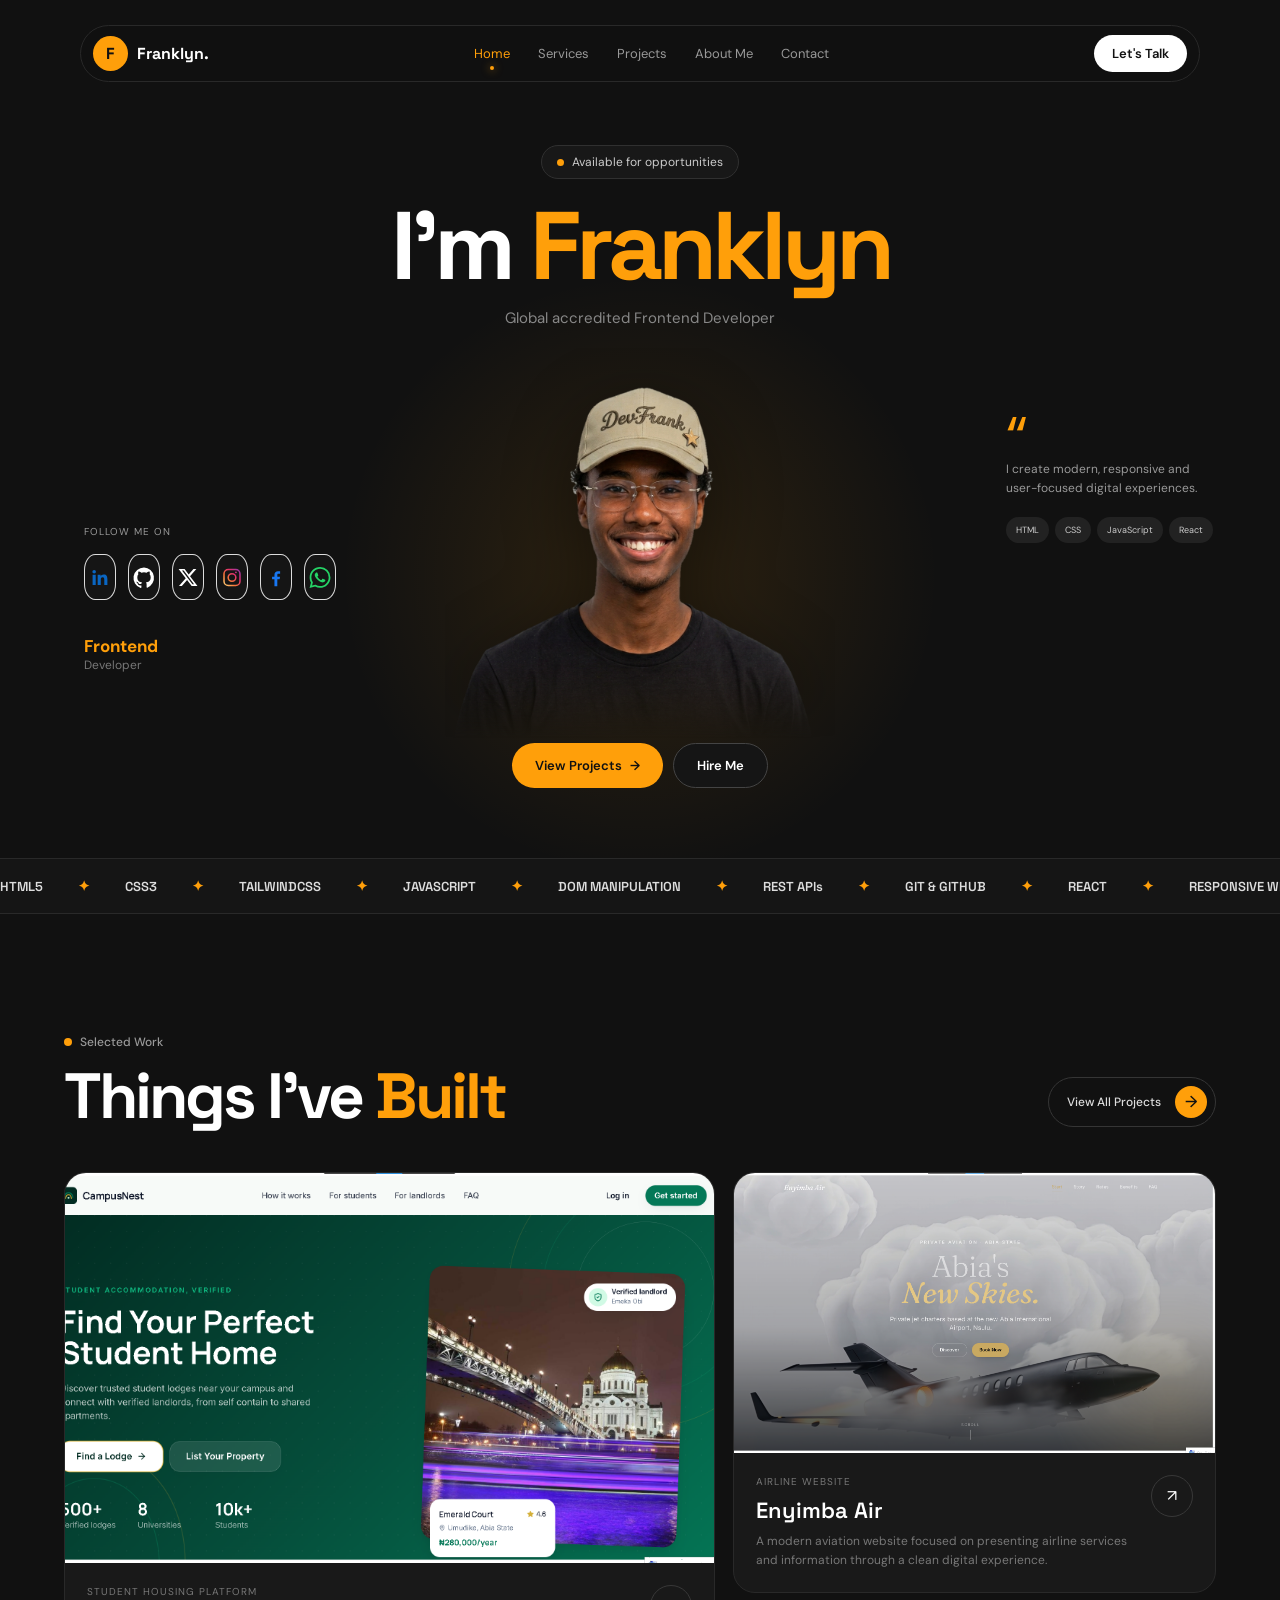
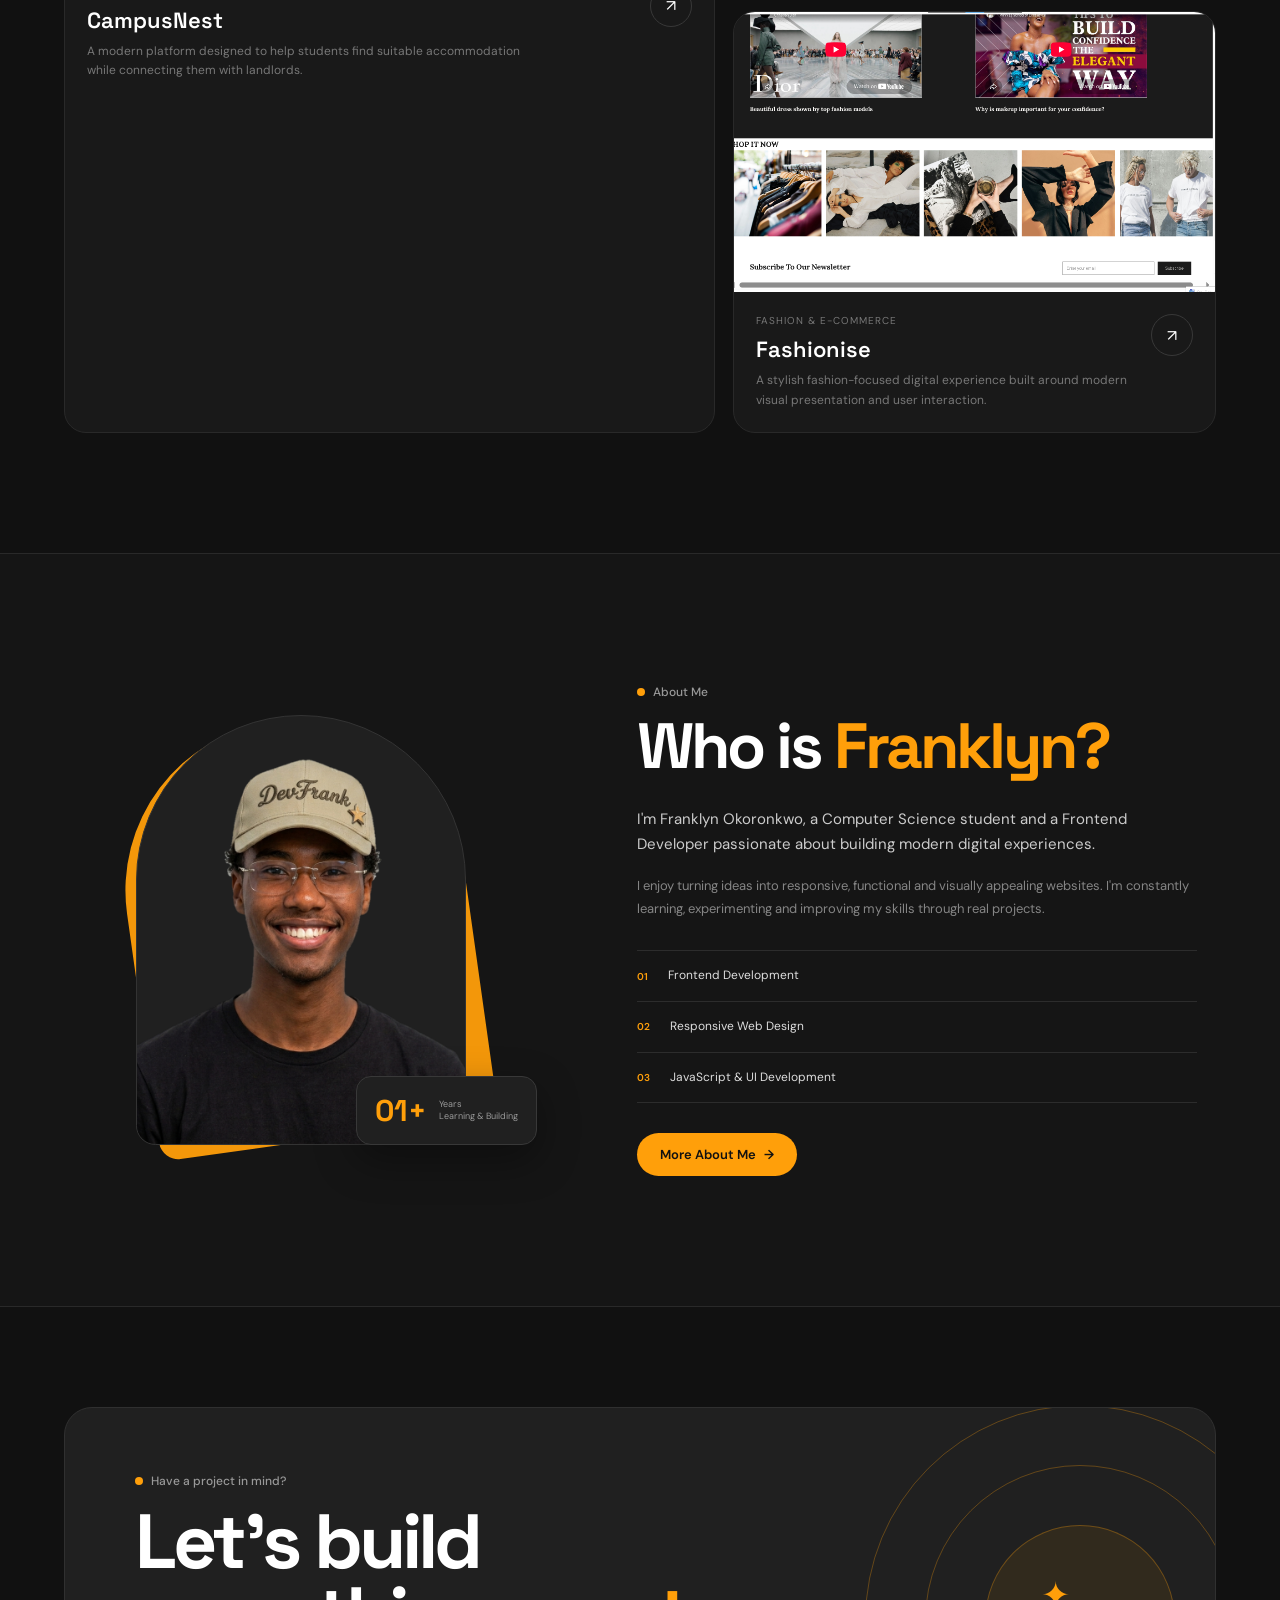
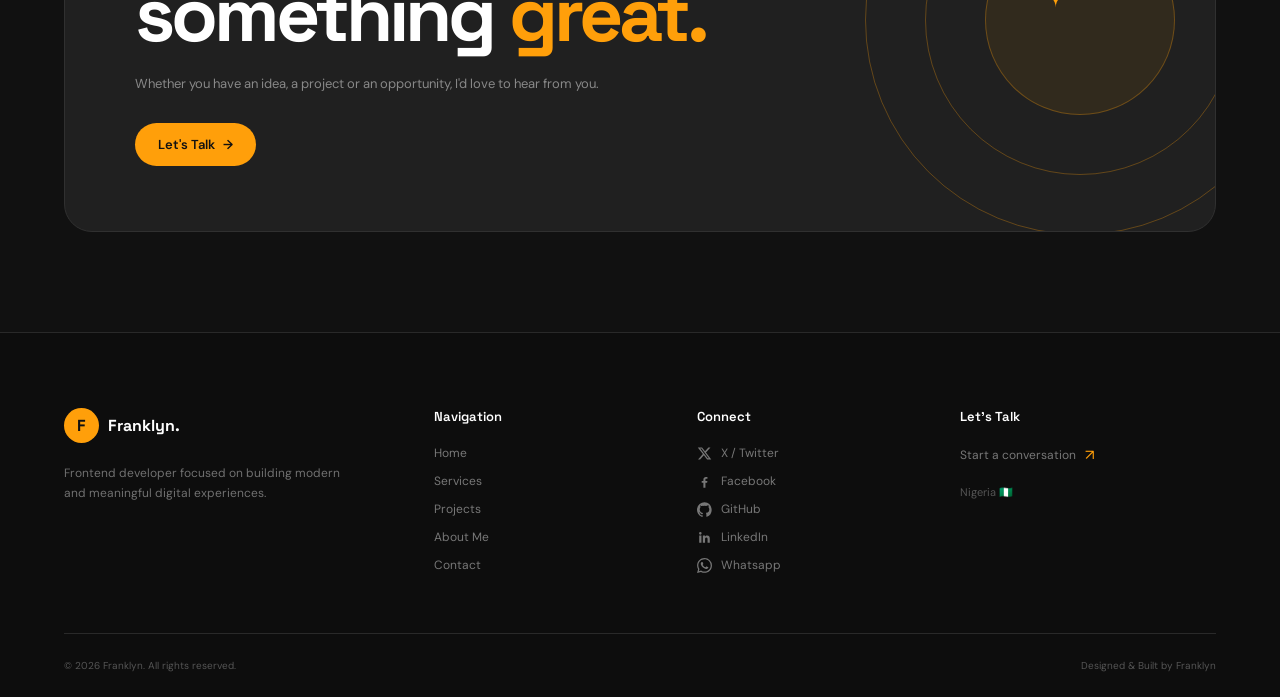
<file: index.html>
<!DOCTYPE html>
<html lang="en">

<head>
    <meta charset="UTF-8">
    <meta name="viewport" content="width=device-width, initial-scale=1.0">

    <!-- Primary SEO -->
    <title>Franklyn Uchenna Okoronkwo | Frontend Developer</title>

    <meta name="google-site-verification" content="-jpf8vhTTOJI-GDzrRyPByF5zJIceqdBORR2F7Zlobw" />

    <meta name="description"
        content="Okoronkwo Franklyn Uchenna is a Frontend Developer and Computer Science student building modern, responsive and user-focused digital experiences.">

    <meta name="keywords"
        content="Okoronkwo Franklyn Uchenna, Franklyn Okoronkwo, Franklyn, Frontend Developer, Web Developer, Nigeria, HTML, CSS, JavaScript, React">

    <meta name="author" content="Franklyn Uchenna Okoronkwo">
    <meta name="robots" content="index, follow">

    <!-- Canonical URL -->
    <link rel="canonical" href="https://devfranklyn.netlify.app/">

    <!-- Open Graph / Social Sharing -->
    <meta property="og:type" content="website">
    <meta property="og:title" content="Okoronkwo Franklyn Uchenna | Frontend Developer">
    <meta property="og:description"
        content="Portfolio of Okoronkwo Franklyn Uchenna — Frontend Developer and Computer Science student.">
    <meta property="og:url" content="https://devfranklyn.netlify.app/">
    <meta property="og:site_name" content="Okoronkwo Franklyn Uchenna">
    <meta property="og:image" content="https://devfranklyn.netlify.app/Assets/Hero-image.png">

    <!-- Person Structured Data -->
    <script type="application/ld+json">
    {
        "@context": "https://schema.org",
        "@type": "Person",
        "name": "Franklyn Uchenna Okoronkwo",
        "givenName": "Franklyn",
        "additionalName": "Uchenna"
        "familyName": "Okoronkwo",
        "jobTitle": "Frontend Developer",
        "url": "https://devfranklyn.netlify.app/",
        "image": "https://devfranklyn.netlify.app/Assets/Hero-image.png",
        "sameAs": [
            "https://www.linkedin.com/in/franklyn-okoronkwo-59427742/",
            "https://github.com/Okoronkwo-Franklyn",
            "https://x.com/DevFranklynng",
            "https://www.instagram.com/devfranklynng/",
            "https://www.facebook.com/devfrankio",
            "https://www.tiktok.com/@justdoit10091"
        ]
    }
    </script>

    <link rel="preconnect" href="https://fonts.googleapis.com">
    <link rel="preconnect" href="https://fonts.gstatic.com" crossorigin>

    <link
        href="https://fonts.googleapis.com/css2?family=DM+Sans:wght@400;500;600;700&family=Space+Grotesk:wght@400;500;600;700&display=swap"
        rel="stylesheet">

    <link rel="stylesheet" href="CSS/style.css">
</head>

<body>



    <header class="navbar">
        <div class="nav-container">

            <a href="index.html" class="logo">
                <div class="logo-icon">F</div>
                <span>Franklyn.</span>
            </a>

            <nav class="nav-links" id="navLinks">
                <a href="index.html" class="active">Home</a>
                <a href="services.html">Services</a>
                <a href="projects.html">Projects</a>
                <a href="about.html">About Me</a>
                <a href="contact.html">Contact</a>
            </nav>

            <a href="contact.html" class="talk-btn">
                Let's Talk
            </a>

            <button type="button" class="menu-toggle" id="menuToggle" aria-label="Toggle navigation"
                aria-expanded="false">
                <span></span>
                <span></span>
            </button>

        </div>
    </header>


    <!-- ================= HERO ================= -->

    <main>

        <section class="hero" id="home">

            <div class="hero-glow"></div>

            <div class="container">

                <div class="hero-heading">

                    <div class="availability">
                        <span></span>
                        Available for opportunities
                    </div>

                    <h1>
                        I'm <span>Franklyn</span>
                    </h1>

                    <p>
                        Global accredited Frontend Developer
                    </p>

                </div>


                <div class="hero-main">

                    <!-- LEFT SIDE -->

                    <div class="hero-info left-info">

                        <p class="small-title">
                            FOLLOW ME ON
                        </p>

                        <div class="socials">

                            <!-- LinkedIn -->
                            <a href="https://www.linkedin.com/in/franklyn-okoronkwo-59427742b?utm_source=share_via&utm_content=profile&utm_medium=member_android"
                                class="social linkedin" aria-label="LinkedIn">
                                <svg viewBox="0 0 24 24" aria-hidden="true">
                                    <path
                                        d="M20.45 20.45h-3.56v-5.58c0-1.33-.03-3.04-1.85-3.04-1.85 0-2.14 1.45-2.14 2.94v5.68H9.34V8.99h3.42v1.56h.05c.48-.9 1.64-1.85 3.37-1.85 3.61 0 4.27 2.38 4.27 5.48v6.27zM5.32 7.43a2.06 2.06 0 1 1 0-4.12 2.06 2.06 0 0 1 0 4.12zM3.54 20.45H7.1V8.99H3.54v11.46z" />
                                </svg>
                            </a>


                            <!-- GitHub -->
                            <a href="https://github.com/Okoronkwo-Franklyn" class="social github" aria-label="GitHub">
                                <svg viewBox="0 0 24 24" aria-hidden="true">
                                    <path
                                        d="M12 .5a12 12 0 0 0-3.79 23.39c.6.11.82-.26.82-.58v-2.25c-3.34.73-4.04-1.61-4.04-1.61-.55-1.39-1.34-1.76-1.34-1.76-1.09-.75.08-.74.08-.74 1.2.09 1.83 1.23 1.83 1.23 1.07 1.83 2.81 1.3 3.5.99.11-.77.42-1.3.76-1.6-2.67-.3-5.47-1.34-5.47-5.93 0-1.31.47-2.38 1.23-3.22-.12-.3-.53-1.52.12-3.18 0 0 1-.32 3.3 1.23a11.5 11.5 0 0 1 6 0c2.3-1.55 3.3-1.23 3.3-1.23.65 1.66.24 2.88.12 3.18.76.84 1.23 1.91 1.23 3.22 0 4.6-2.8 5.62-5.48 5.92.43.37.81 1.1.81 2.22v3.29c0 .32.22.69.83.57A12 12 0 0 0 12 .5z" />
                                </svg>
                            </a>


                            <!-- X -->
                            <a href="https://x.com/DevFranklynng" class="social x-social" aria-label="X">
                                <svg viewBox="0 0 24 24" aria-hidden="true">
                                    <path
                                        d="M18.244 2.25h3.308l-7.227 8.26 8.502 11.24H16.17l-5.214-6.817-5.964 6.817H1.68l7.73-8.835L1.254 2.25H8.08l4.713 6.231 5.45-6.231zm-1.161 17.52h1.833L7.084 4.126H5.117L17.083 19.77z" />
                                </svg>
                            </a>


                            <!-- Instagram -->
                            <a href="https://www.instagram.com/devfranklynng?igsh=d3I5OTd1eG1vcTlo"
                                class="social instagram" aria-label="Instagram">
                                <svg viewBox="0 0 24 24" aria-hidden="true">
                                    <defs>
                                        <linearGradient id="instagramGradient" x1="0%" y1="100%" x2="100%" y2="0%">
                                            <stop offset="0%" stop-color="#FFDC80" />
                                            <stop offset="35%" stop-color="#F77737" />
                                            <stop offset="65%" stop-color="#E1306C" />
                                            <stop offset="100%" stop-color="#833AB4" />
                                        </linearGradient>
                                    </defs>

                                    <path fill="url(#instagramGradient)"
                                        d="M7.75 2h8.5A5.75 5.75 0 0 1 22 7.75v8.5A5.75 5.75 0 0 1 16.25 22h-8.5A5.75 5.75 0 0 1 2 16.25v-8.5A5.75 5.75 0 0 1 7.75 2zm0 1.75a4 4 0 0 0-4 4v8.5a4 4 0 0 0 4 4h8.5a4 4 0 0 0 4-4v-8.5a4 4 0 0 0-4-4h-8.5zm8.75 1.31a1.07 1.07 0 1 1 0 2.14 1.07 1.07 0 0 1 0-2.14zM12 6.75A5.25 5.25 0 1 1 6.75 12 5.25 5.25 0 0 1 12 6.75zm0 1.75A3.5 3.5 0 1 0 15.5 12 3.5 3.5 0 0 0 12 8.5z" />
                                </svg>
                            </a>


                            <!-- Facebook -->
                            <a href="https://www.facebook.com/devfrankio" class="social facebook" aria-label="Facebook">
                                <svg viewBox="0 0 24 24" aria-hidden="true">
                                    <path
                                        d="M13.5 22v-8h2.7l.4-3h-3.1V9.1c0-.87.24-1.46 1.5-1.46h1.7V4.96c-.29-.04-1.28-.13-2.43-.13-2.4 0-4.05 1.47-4.05 4.18V11H7.5v3h2.72v8h3.28z" />
                                </svg>
                            </a>

                            <!-- Whatsapp -->
                            <a href="https://wa.me/2347053862901?text=Hi%20Franklyn" target="_blank"
                                class="social whatsapp" aria-label="Whatsapp">
                                <svg role="img" viewBox="0 0 24 24" xmlns="http://www.w3.org/2000/svg">
                                    <title>WhatsApp</title>
                                    <path
                                        d="M17.472 14.382c-.297-.149-1.758-.867-2.03-.967-.273-.099-.471-.148-.67.15-.197.297-.767.966-.94 1.164-.173.199-.347.223-.644.075-.297-.15-1.255-.463-2.39-1.475-.883-.788-1.48-1.761-1.653-2.059-.173-.297-.018-.458.13-.606.134-.133.298-.347.446-.52.149-.174.198-.298.298-.497.099-.198.05-.371-.025-.52-.075-.149-.669-1.612-.916-2.207-.242-.579-.487-.5-.669-.51-.173-.008-.371-.01-.57-.01-.198 0-.52.074-.792.372-.272.297-1.04 1.016-1.04 2.479 0 1.462 1.065 2.875 1.213 3.074.149.198 2.096 3.2 5.077 4.487.709.306 1.262.489 1.694.625.712.227 1.36.195 1.871.118.571-.085 1.758-.719 2.006-1.413.248-.694.248-1.289.173-1.413-.074-.124-.272-.198-.57-.347m-5.421 7.403h-.004a9.87 9.87 0 01-5.031-1.378l-.361-.214-3.741.982.998-3.648-.235-.374a9.86 9.86 0 01-1.51-5.26c.001-5.45 4.436-9.884 9.888-9.884 2.64 0 5.122 1.03 6.988 2.898a9.825 9.825 0 012.893 6.994c-.003 5.45-4.437 9.884-9.885 9.884m8.413-18.297A11.815 11.815 0 0012.05 0C5.495 0 .16 5.335.157 11.892c0 2.096.547 4.142 1.588 5.945L.057 24l6.305-1.654a11.882 11.882 0 005.683 1.448h.005c6.554 0 11.89-5.335 11.893-11.893a11.821 11.821 0 00-3.48-8.413Z" />
                                </svg>
                            </a>

                        </div>

                        <div class="hero-stat">
                            <strong>Frontend</strong>
                            <span>Developer</span>
                        </div>

                    </div>


                    <!-- PROFILE IMAGE -->

                    <div class="profile-wrapper">
                        <img src="Assets/Hero-image.png" alt="Franklyn" class="profile-image">
                    </div>


                    <!-- RIGHT SIDE -->

                    <div class="hero-info right-info">

                        <div class="quote">
                            “
                        </div>

                        <p>
                            I create modern, responsive and
                            user-focused digital experiences.
                        </p>

                        <div class="skill-tags">

                            <span>HTML</span>
                            <span>CSS</span>
                            <span>JavaScript</span>
                            <span>React</span>

                        </div>

                    </div>

                </div>


                <!-- HERO BUTTONS -->

                <div class="hero-buttons">

                    <a href="projects.html" class="primary-btn">
                        View Projects
                        <span>→</span>
                    </a>

                    <a href="contact.html" class="secondary-btn">
                        Hire Me
                    </a>

                </div>

            </div>

        </section>


        <!-- ================= SKILLS STRIP ================= -->

        <section class="skills-strip">

            <div class="skills-track">

                <span>HTML5</span>
                <b>✦</b>

                <span>CSS3</span>
                <b>✦</b>

                <span>TAILWINDCSS</span>
                <b>✦</b>

                <span>JAVASCRIPT</span>
                <b>✦</b>

                <span>DOM MANIPULATION</span>
                <b>✦</b>

                <span>REST APIs</span>
                <b>✦</b>

                <span>GIT & GITHUB</span>
                <b>✦</b>

                <span>REACT</span>
                <b>✦</b>

                <span>RESPONSIVE WEB DESIGN</span>
                <b>✦</b>

                <span>UI DEVELOPMENT</span>
                <b>✦</b>

                <span>HTML5</span>
                <b>✦</b>

                <span>CSS3</span>
                <b>✦</b>

                <span>TAILWINDCSS</span>
                <b>✦</b>

                <span>JAVASCRIPT</span>
                <b>✦</b>

                <span>DOM MANIPULATION</span>
                <b>✦</b>

                <span>REST APIs</span>
                <b>✦</b>

                <span>GIT & GITHUB</span>
                <b>✦</b>

                <span>REACT</span>
                <b>✦</b>

                <span>RESPONSIVE WEB DESIGN</span>
                <b>✦</b>

                <span>UI DEVELOPMENT</span>
                <b>✦</b>

            </div>

        </section>

        <!-- ================= FEATURED PROJECTS ================= -->

        <section class="featured-projects" id="featured-projects">

            <div class="container">

                <div class="section-heading">

                    <div>

                        <div class="section-label">
                            <span></span>
                            Selected Work
                        </div>

                        <h2>
                            Things I've
                            <span>Built</span>
                        </h2>

                    </div>

                    <a href="projects.html" class="outline-btn">
                        View All Projects
                        <span>→</span>
                    </a>

                </div>


                <div class="project-grid">


                    <!-- PROJECT 01 — CAMPUSNEST -->

                    <article class="project-card project-large">

                        <div class="project-image">

                            <img src="Assets/CampusNest.png" alt="CampusNest student housing platform">

                            <div class="project-overlay">

                                <a href="projects.html">
                                    View Project ↗
                                </a>

                            </div>

                        </div>


                        <div class="project-info">

                            <div>

                                <span class="project-category">
                                    Student Housing Platform
                                </span>

                                <h3>
                                    CampusNest
                                </h3>

                                <p>
                                    A modern platform designed to help students
                                    find suitable accommodation while connecting
                                    them with landlords.
                                </p>

                            </div>


                            <a href="projects.html" class="project-arrow" aria-label="View CampusNest project">
                                ↗
                            </a>

                        </div>

                    </article>



                    <!-- PROJECT 02 — EYIMBA AIR -->

                    <article class="project-card">

                        <div class="project-image">

                            <img src="Assets/EnyimbaAir.png" alt="Eyimba Air website">

                            <div class="project-overlay">

                                <a href="projects.html">
                                    View Project ↗
                                </a>

                            </div>

                        </div>


                        <div class="project-info">

                            <div>

                                <span class="project-category">
                                    Airline Website
                                </span>

                                <h3>
                                    Enyimba Air
                                </h3>

                                <p>
                                    A modern aviation website focused on
                                    presenting airline services and information
                                    through a clean digital experience.
                                </p>

                            </div>


                            <a href="projects.html" class="project-arrow" aria-label="View Eyimba Air project">
                                ↗
                            </a>

                        </div>

                    </article>



                    <!-- PROJECT 03 — FASHIONIS -->

                    <article class="project-card">

                        <div class="project-image">

                            <img src="Assets/Fashionise.png" alt="Fashionis fashion website">

                            <div class="project-overlay">

                                <a href="projects.html">
                                    View Project ↗
                                </a>

                            </div>

                        </div>


                        <div class="project-info">

                            <div>

                                <span class="project-category">
                                    Fashion & E-Commerce
                                </span>

                                <h3>
                                    Fashionise
                                </h3>

                                <p>
                                    A stylish fashion-focused digital experience
                                    built around modern visual presentation
                                    and user interaction.
                                </p>

                            </div>


                            <a href="projects.html" class="project-arrow" aria-label="View Fashionis project">
                                ↗
                            </a>

                        </div>

                    </article>


                </div>

            </div>

        </section>

        <!-- ================= ABOUT PREVIEW ================= -->

        <section class="about-preview">

            <div class="container">

                <div class="about-preview-grid">

                    <!-- IMAGE SIDE -->

                    <div class="about-visual">

                        <div class="about-orange-shape"></div>

                        <div class="about-image-frame">

                            <img src="Assets/Hero-image.png" alt="Franklyn Okoronkwo">

                        </div>

                        <div class="about-experience">
                            <strong>01+</strong>
                            <span>Years<br>Learning & Building</span>
                        </div>

                    </div>


                    <!-- CONTENT SIDE -->

                    <div class="about-preview-content">

                        <div class="section-label">
                            <span></span>
                            About Me
                        </div>

                        <h2>
                            Who is
                            <span>Franklyn?</span>
                        </h2>

                        <p class="about-intro">
                            I'm Franklyn Okoronkwo, a Computer Science
                            student and a Frontend Developer
                            passionate about building modern digital
                            experiences.
                        </p>

                        <p>
                            I enjoy turning ideas into responsive,
                            functional and visually appealing websites.
                            I'm constantly learning, experimenting and
                            improving my skills through real projects.
                        </p>


                        <!-- MINI SKILLS -->

                        <div class="about-skills">

                            <div class="about-skill">
                                <span>01</span>
                                <p>Frontend Development</p>
                            </div>

                            <div class="about-skill">
                                <span>02</span>
                                <p>Responsive Web Design</p>
                            </div>

                            <div class="about-skill">
                                <span>03</span>
                                <p>JavaScript & UI Development</p>
                            </div>

                        </div>


                        <a href="about.html" class="primary-btn">
                            More About Me
                            <span>→</span>
                        </a>

                    </div>

                </div>

            </div>

        </section>


        <!-- ================= CTA ================= -->

        <section class="home-cta">

            <div class="container">

                <div class="cta-box">

                    <div class="cta-content">

                        <div class="section-label">
                            <span></span>
                            Have a project in mind?
                        </div>

                        <h2>
                            Let's build something
                            <span>great.</span>
                        </h2>

                        <p>
                            Whether you have an idea, a project or an
                            opportunity, I'd love to hear from you.
                        </p>

                        <a href="contact.html" class="primary-btn">
                            Let's Talk
                            <span>→</span>
                        </a>

                    </div>


                    <div class="cta-decoration">

                        <div class="cta-circle circle-one"></div>
                        <div class="cta-circle circle-two"></div>
                        <div class="cta-circle circle-three"></div>

                        <span>✦</span>

                    </div>

                </div>

            </div>

        </section>

    </main>

    <!-- ================= FOOTER ================= -->

    <footer class="footer">

        <div class="container">

            <div class="footer-main">

                <!-- BRAND -->

                <div class="footer-brand">

                    <a href="index.html" class="logo">

                        <div class="logo-icon">
                            F
                        </div>

                        <span>
                            Franklyn.
                        </span>

                    </a>

                    <p>
                        Frontend developer focused on building
                        modern and meaningful digital experiences.
                    </p>

                </div>


                <!-- NAVIGATION -->

                <div class="footer-column">

                    <h4>
                        Navigation
                    </h4>

                    <a href="index.html">
                        Home
                    </a>

                    <a href="services.html">
                        Services
                    </a>

                    <a href="projects.html">
                        Projects
                    </a>

                    <a href="about.html">
                        About Me
                    </a>

                    <a href="contact.html">
                        Contact
                    </a>

                </div>


                <!-- SOCIALS -->

                <div class="footer-column">

                    <h4>
                        Connect
                    </h4>

                    <a href="https://x.com/FranklynOkoron2" target="_blank" rel="noopener noreferrer"
                        aria-label="X (Twitter)">
                        <svg class="footer-social-icon" viewBox="0 0 24 24" aria-hidden="true">
                            <path
                                d="M18.244 2.25h3.308l-7.227 8.26 8.502 11.24H16.17l-5.214-6.817-5.964 6.817H1.68l7.73-8.835L1.254 2.25H8.08l4.713 6.231 5.45-6.231zm-1.161 17.52h1.833L7.084 4.126H5.117L17.083 19.77z" />
                        </svg>
                        X / Twitter
                    </a>

                    <a href="https://www.facebook.com/devfrankio" target="_blank" rel="noopener noreferrer"
                        aria-label="Facebook">
                        <svg class="footer-social-icon" viewBox="0 0 24 24" aria-hidden="true">
                            <path
                                d="M13.5 22v-8h2.7l.4-3h-3.1V9.1c0-.87.24-1.46 1.5-1.46h1.7V4.96c-.29-.04-1.28-.13-2.43-.13-2.4 0-4.05 1.47-4.05 4.18V11H7.5v3h2.72v8h3.28z" />
                        </svg>
                        Facebook
                    </a>

                    <a href="https://github.com/Okoronkwo-Franklyn" target="_blank" rel="noopener noreferrer"
                        aria-label="GitHub">
                        <svg class="footer-social-icon" viewBox="0 0 24 24" aria-hidden="true">
                            <path
                                d="M12 .5a12 12 0 0 0-3.79 23.39c.6.11.82-.26.82-.58v-2.25c-3.34.73-4.04-1.61-4.04-1.61-.55-1.39-1.34-1.76-1.34-1.76-1.09-.75.08-.74.08-.74 1.2.09 1.83 1.23 1.83 1.23 1.07 1.83 2.81 1.3 3.5.99.11-.77.42-1.3.76-1.6-2.67-.3-5.47-1.34-5.47-5.93 0-1.31.47-2.38 1.23-3.22-.12-.3-.53-1.52.12-3.18 0 0 1-.32 3.3 1.23a11.5 11.5 0 0 1 6 0c2.3-1.55 3.3-1.23 3.3-1.23.65 1.66.24 2.88.12 3.18.76.84 1.23 1.91 1.23 3.22 0 4.6-2.8 5.62-5.48 5.92.43.37.81 1.1.81 2.22v3.29c0 .32.22.69.83.57A12 12 0 0 0 12 .5z" />
                        </svg>
                        GitHub
                    </a>

                    <a href="https://www.linkedin.com/in/franklyn-okoronkwo-59427742b?utm_source=share_via&utm_content=profile&utm_medium=member_android"
                        target="_blank" rel="noopener noreferrer" aria-label="LinkedIn">
                        <svg class="footer-social-icon" viewBox="0 0 24 24" aria-hidden="true">
                            <path
                                d="M20.45 20.45h-3.56v-5.58c0-1.33-.03-3.04-1.85-3.04-1.85 0-2.14 1.45-2.14 2.94v5.68H9.34V8.99h3.42v1.56h.05c.48-.9 1.64-1.85 3.37-1.85 3.61 0 4.27 2.38 4.27 5.48v6.27zM5.32 7.43a2.06 2.06 0 1 1 0-4.12 2.06 2.06 0 0 1 0 4.12zM3.54 20.45H7.1V8.99H3.54v11.46z" />
                        </svg>
                        LinkedIn
                    </a>

                    <a href="https://wa.me/2347053862901?text=Hi%20Franklyn" target="_blank" rel="noopener noreferrer"
                        aria-label="Whatsapp">
                        <svg class="footer-social-icon" role="img" viewBox="0 0 24 24" aria-hidden="true">
                            <path
                                d="M17.472 14.382c-.297-.149-1.758-.867-2.03-.967-.273-.099-.471-.148-.67.15-.197.297-.767.966-.94 1.164-.173.199-.347.223-.644.075-.297-.15-1.255-.463-2.39-1.475-.883-.788-1.48-1.761-1.653-2.059-.173-.297-.018-.458.13-.606.134-.133.298-.347.446-.52.149-.174.198-.298.298-.497.099-.198.05-.371-.025-.52-.075-.149-.669-1.612-.916-2.207-.242-.579-.487-.5-.669-.51-.173-.008-.371-.01-.57-.01-.198 0-.52.074-.792.372-.272.297-1.04 1.016-1.04 2.479 0 1.462 1.065 2.875 1.213 3.074.149.198 2.096 3.2 5.077 4.487.709.306 1.262.489 1.694.625.712.227 1.36.195 1.871.118.571-.085 1.758-.719 2.006-1.413.248-.694.248-1.289.173-1.413-.074-.124-.272-.198-.57-.347m-5.421 7.403h-.004a9.87 9.87 0 01-5.031-1.378l-.361-.214-3.741.982.998-3.648-.235-.374a9.86 9.86 0 01-1.51-5.26c.001-5.45 4.436-9.884 9.888-9.884 2.64 0 5.122 1.03 6.988 2.898a9.825 9.825 0 012.893 6.994c-.003 5.45-4.437 9.884-9.885 9.884m8.413-18.297A11.815 11.815 0 0012.05 0C5.495 0 .16 5.335.157 11.892c0 2.096.547 4.142 1.588 5.945L.057 24l6.305-1.654a11.882 11.882 0 005.683 1.448h.005c6.554 0 11.89-5.335 11.893-11.893a11.821 11.821 0 00-3.48-8.413Z" />
                        </svg>
                        Whatsapp</a>

                </div>


                <!-- CONTACT -->

                <div class="footer-column">

                    <h4>
                        Let's Talk
                    </h4>

                    <a href="contact.html" class="footer-contact">
                        Start a conversation
                        <span>↗</span>
                    </a>

                    <p class="footer-location">
                        Nigeria 🇳🇬
                    </p>

                </div>

            </div>


            <!-- FOOTER BOTTOM -->

            <div class="footer-bottom">

                <p>
                    © 2026 Franklyn. All rights reserved.
                </p>

                <p>
                    Designed & Built by Franklyn
                </p>

            </div>

        </div>

    </footer>


    <script src="JS/script.js"></script>

</body>

</html>
</file>
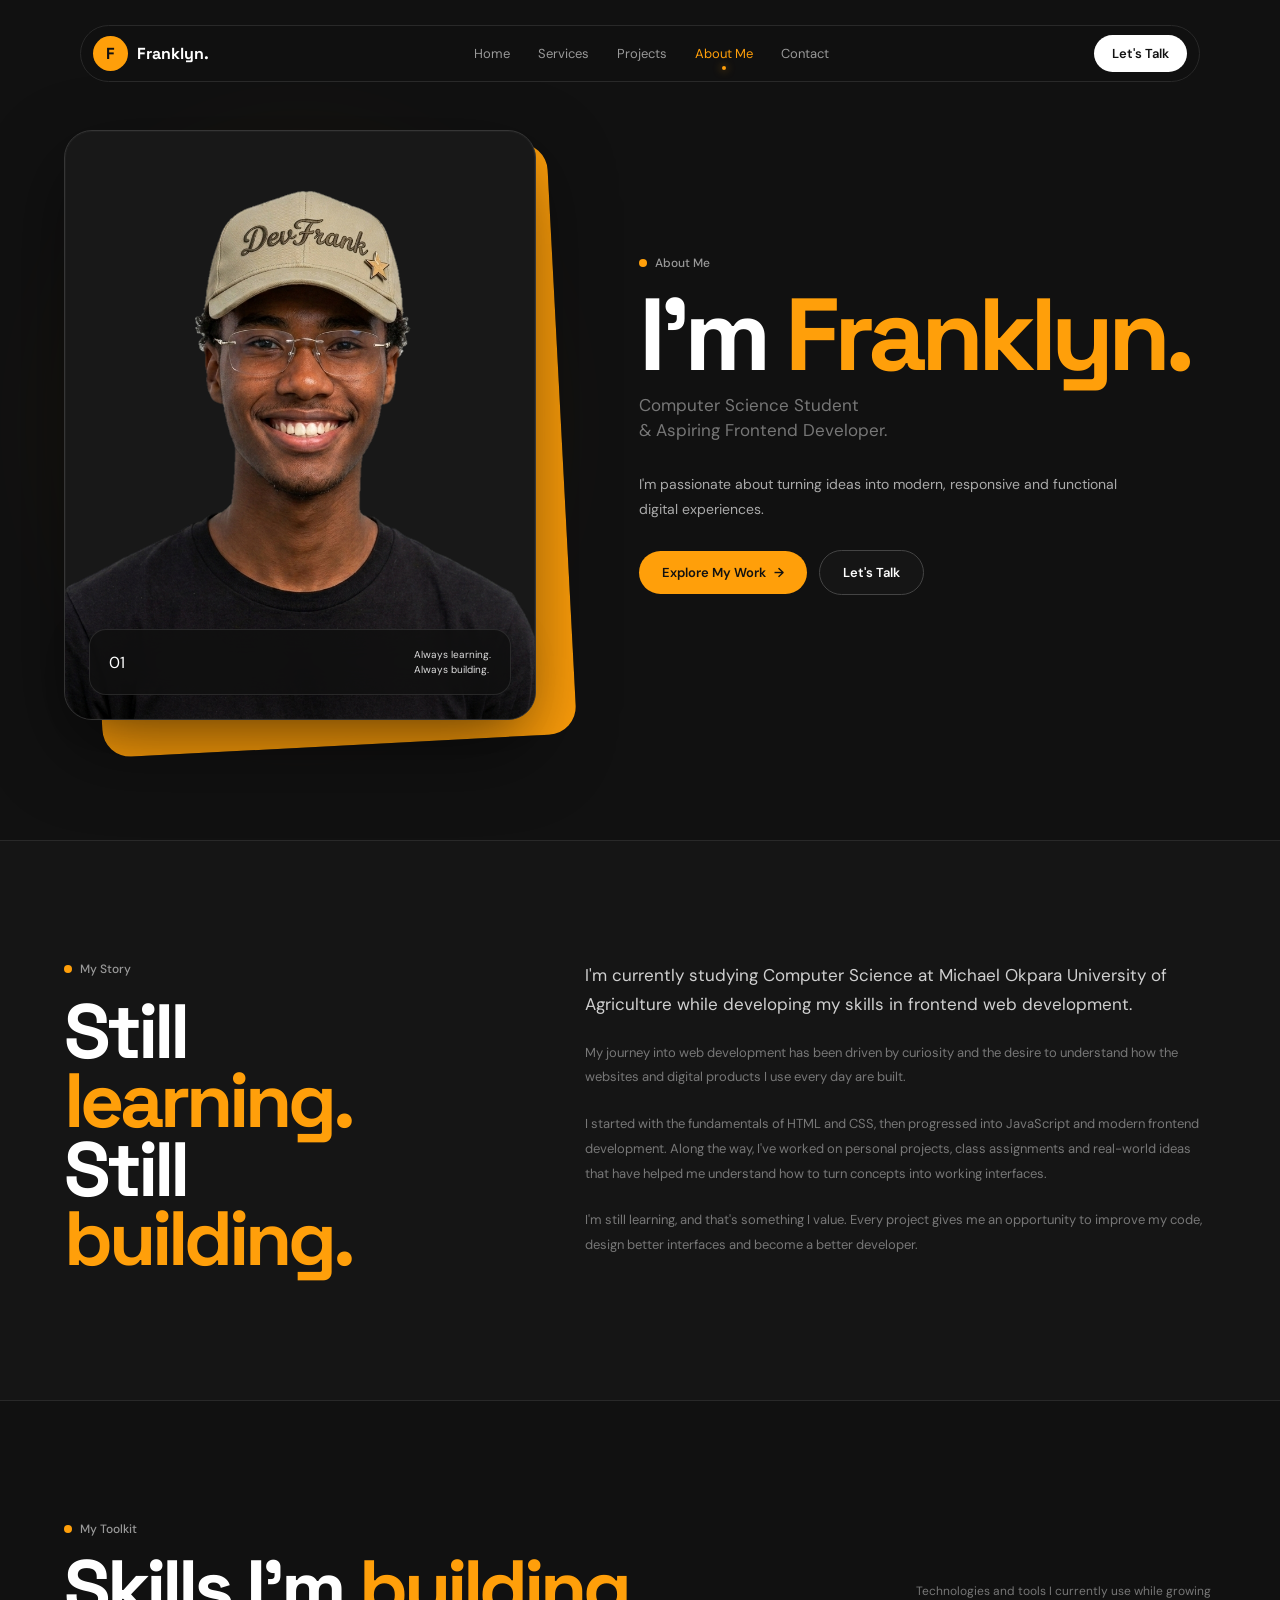
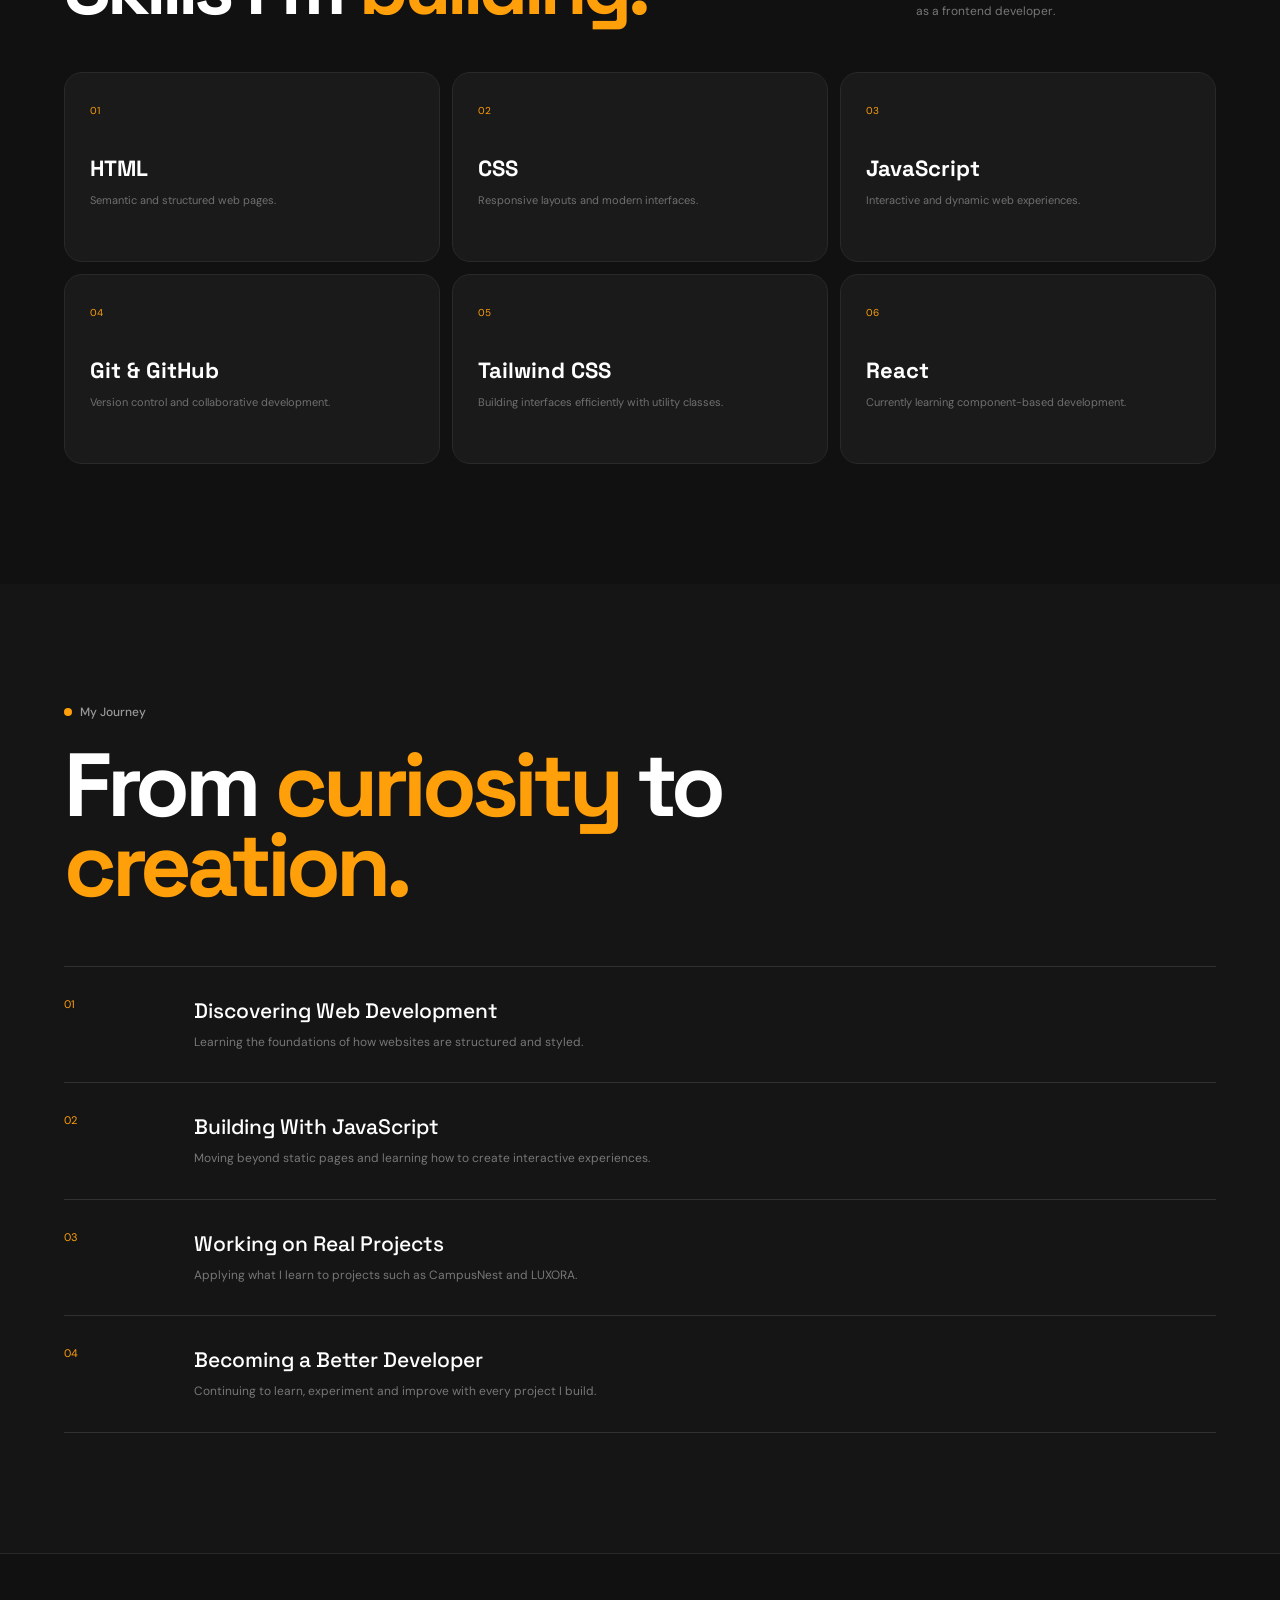
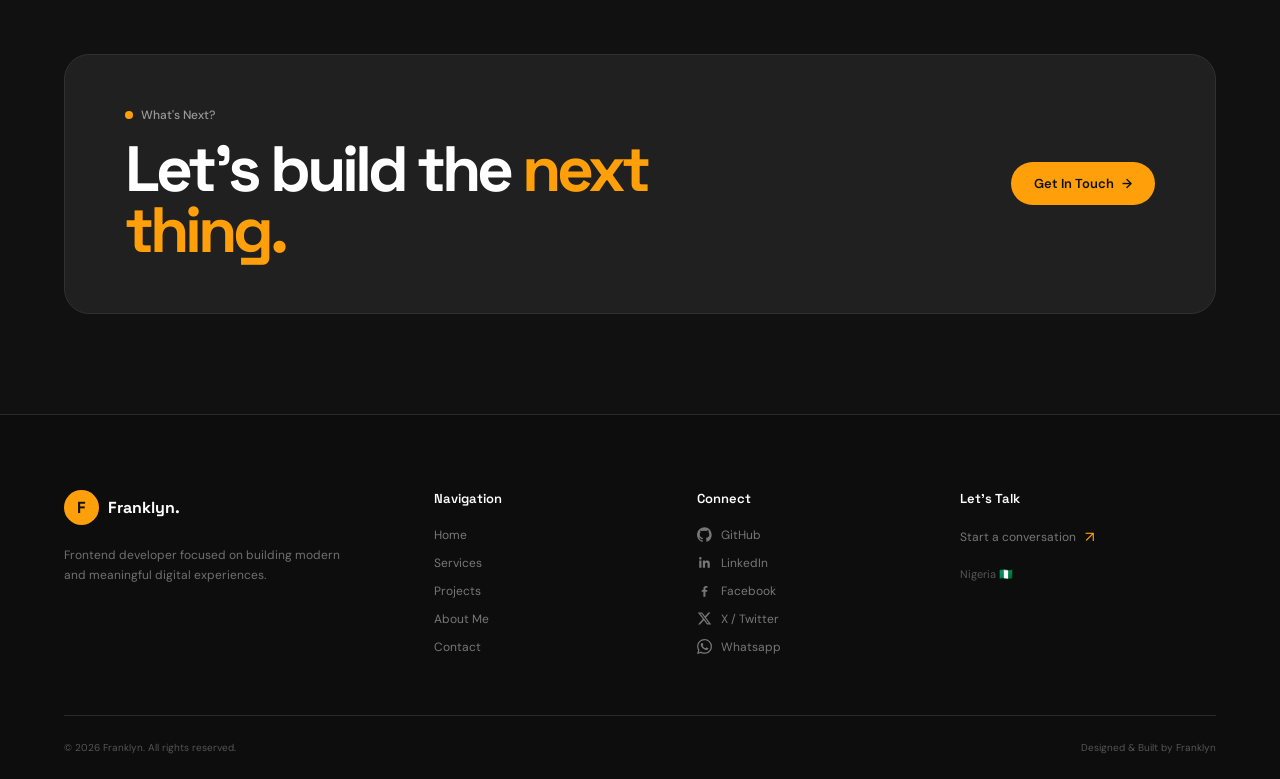
<file: about.html>
<!DOCTYPE html>
<html lang="en">

<head>

    <meta charset="UTF-8">

    <meta name="viewport" content="width=device-width, initial-scale=1.0">

    <meta name="description"
        content="Learn more about Franklyn Okoronkwo, a Computer Science student and aspiring Frontend Developer.">

    <title>About Me — Franklyn</title>


    <!-- Fonts -->

    <link rel="preconnect" href="https://fonts.googleapis.com">

    <link rel="preconnect" href="https://fonts.gstatic.com" crossorigin>

    <link
        href="https://fonts.googleapis.com/css2?family=DM+Sans:wght@400;500;600;700&family=Space+Grotesk:wght@400;500;600;700&display=swap"
        rel="stylesheet">


    <!-- Global CSS -->

    <link rel="stylesheet" href="CSS/style.css">


    <!-- About CSS -->

    <link rel="stylesheet" href="CSS/about.css">

</head>


<body>


    <!-- ================= NAVBAR ================= -->

    <header class="navbar">

        <div class="nav-container">

            <a href="index.html" class="logo">

                <div class="logo-icon">
                    F
                </div>

                <span>
                    Franklyn.
                </span>

            </a>


            <nav class="nav-links" id="navLinks">

                <a href="index.html">
                    Home
                </a>

                <a href="services.html">
                    Services
                </a>

                <a href="projects.html">
                    Projects
                </a>

                <a href="about.html" class="active">
                    About Me
                </a>

                <a href="contact.html">
                    Contact
                </a>

            </nav>


            <a href="contact.html" class="talk-btn">
                Let's Talk
            </a>

            <button type="button" class="menu-toggle" id="menuToggle" aria-label="Toggle navigation"
                aria-expanded="false">
                <span></span>
                <span></span>
            </button>

        </div>

    </header>



    <!-- ================= MAIN ================= -->

    <main>


        <!-- ================= ABOUT HERO ================= -->

        <section class="about-hero">

            <div class="container">

                <div class="about-hero-grid">


                    <!-- IMAGE -->

                    <div class="about-main-image">

                        <div class="about-image-accent"></div>

                        <img src="Assets/Hero-image.png" alt="Franklyn Okoronkwo">

                        <div class="image-caption">
                            <span>01</span>
                            <p>
                                Always learning.<br>
                                Always building.
                            </p>
                        </div>

                    </div>


                    <!-- INTRO -->

                    <div class="about-hero-content">

                        <div class="section-label">

                            <span></span>

                            About Me

                        </div>


                        <h1>
                            I'm
                            <span>Franklyn.</span>
                        </h1>


                        <h2>
                            Computer Science Student
                            <br>
                            & Aspiring Frontend Developer.
                        </h2>


                        <p>
                            I'm passionate about turning ideas into
                            modern, responsive and functional digital
                            experiences.
                        </p>


                        <div class="about-actions">

                            <a href="projects.html" class="primary-btn">
                                Explore My Work
                                <span>→</span>
                            </a>

                            <a href="contact.html" class="secondary-btn">
                                Let's Talk
                            </a>

                        </div>

                    </div>

                </div>

            </div>

        </section>



        <!-- ================= MY STORY ================= -->

        <section class="my-story">

            <div class="container">

                <div class="story-grid">


                    <div class="story-heading">

                        <div class="section-label">

                            <span></span>

                            My Story

                        </div>

                        <h2>
                            Still
                            <span>learning.</span>
                            <br>
                            Still
                            <span>building.</span>
                        </h2>

                    </div>


                    <div class="story-content">

                        <p class="story-lead">
                            I'm currently studying Computer Science
                            at Michael Okpara University of Agriculture
                            while developing my skills in frontend
                            web development.
                        </p>


                        <p>
                            My journey into web development has been
                            driven by curiosity and the desire to
                            understand how the websites and digital
                            products I use every day are built.
                        </p>


                        <p>
                            I started with the fundamentals of HTML
                            and CSS, then progressed into JavaScript
                            and modern frontend development. Along
                            the way, I've worked on personal projects,
                            class assignments and real-world ideas
                            that have helped me understand how to
                            turn concepts into working interfaces.
                        </p>


                        <p>
                            I'm still learning, and that's something
                            I value. Every project gives me an
                            opportunity to improve my code, design
                            better interfaces and become a better
                            developer.
                        </p>

                    </div>

                </div>

            </div>

        </section>



        <!-- ================= SKILLS ================= -->

        <section class="about-skills-section">

            <div class="container">

                <div class="about-section-header">

                    <div>

                        <div class="section-label">

                            <span></span>

                            My Toolkit

                        </div>

                        <h2>
                            Skills I'm
                            <span>building.</span>
                        </h2>

                    </div>

                    <p>
                        Technologies and tools I currently use
                        while growing as a frontend developer.
                    </p>

                </div>


                <div class="about-skills-grid">


                    <div class="about-skill-card">

                        <span>01</span>

                        <h3>
                            HTML
                        </h3>

                        <p>
                            Semantic and structured web pages.
                        </p>

                    </div>


                    <div class="about-skill-card">

                        <span>02</span>

                        <h3>
                            CSS
                        </h3>

                        <p>
                            Responsive layouts and modern interfaces.
                        </p>

                    </div>


                    <div class="about-skill-card">

                        <span>03</span>

                        <h3>
                            JavaScript
                        </h3>

                        <p>
                            Interactive and dynamic web experiences.
                        </p>

                    </div>


                    <div class="about-skill-card">

                        <span>04</span>

                        <h3>
                            Git & GitHub
                        </h3>

                        <p>
                            Version control and collaborative development.
                        </p>

                    </div>


                    <div class="about-skill-card">

                        <span>05</span>

                        <h3>
                            Tailwind CSS
                        </h3>

                        <p>
                            Building interfaces efficiently with utility classes.
                        </p>

                    </div>


                    <div class="about-skill-card">

                        <span>06</span>

                        <h3>
                            React
                        </h3>

                        <p>
                            Currently learning component-based development.
                        </p>

                    </div>

                </div>

            </div>

        </section>



        <!-- ================= JOURNEY ================= -->

        <section class="journey-section">

            <div class="container">

                <div class="section-label">

                    <span></span>

                    My Journey

                </div>


                <h2 class="journey-title">
                    From
                    <span>curiosity</span>
                    to
                    <span>creation.</span>
                </h2>


                <div class="journey-list">


                    <div class="journey-item">

                        <span class="journey-number">
                            01
                        </span>

                        <div>
                            <h3>
                                Discovering Web Development
                            </h3>

                            <p>
                                Learning the foundations of how
                                websites are structured and styled.
                            </p>
                        </div>

                    </div>


                    <div class="journey-item">

                        <span class="journey-number">
                            02
                        </span>

                        <div>
                            <h3>
                                Building With JavaScript
                            </h3>

                            <p>
                                Moving beyond static pages and
                                learning how to create interactive
                                experiences.
                            </p>
                        </div>

                    </div>


                    <div class="journey-item">

                        <span class="journey-number">
                            03
                        </span>

                        <div>
                            <h3>
                                Working on Real Projects
                            </h3>

                            <p>
                                Applying what I learn to projects
                                such as CampusNest and LUXORA.
                            </p>
                        </div>

                    </div>


                    <div class="journey-item">

                        <span class="journey-number">
                            04
                        </span>

                        <div>
                            <h3>
                                Becoming a Better Developer
                            </h3>

                            <p>
                                Continuing to learn, experiment and
                                improve with every project I build.
                            </p>
                        </div>

                    </div>

                </div>

            </div>

        </section>



        <!-- ================= CTA ================= -->

        <section class="about-cta">

            <div class="container">

                <div class="about-cta-box">

                    <div>

                        <div class="section-label">

                            <span></span>

                            What's Next?

                        </div>


                        <h2>
                            Let's build the
                            <span>next thing.</span>
                        </h2>

                    </div>


                    <a href="contact.html" class="primary-btn">
                        Get In Touch
                        <span>→</span>
                    </a>

                </div>

            </div>

        </section>

    </main>



    <!-- ================= FOOTER ================= -->

    <footer class="footer">

        <div class="container">

            <div class="footer-main">


                <div class="footer-brand">

                    <a href="index.html" class="logo">

                        <div class="logo-icon">
                            F
                        </div>

                        <span>
                            Franklyn.
                        </span>

                    </a>


                    <p>
                        Frontend developer focused on building
                        modern and meaningful digital experiences.
                    </p>

                </div>


                <div class="footer-column">

                    <h4>Navigation</h4>

                    <a href="index.html">Home</a>

                    <a href="services.html">Services</a>

                    <a href="projects.html">Projects</a>

                    <a href="about.html">About Me</a>

                    <a href="contact.html">Contact</a>

                </div>


                <div class="footer-column">

                    <h4>Connect</h4>

                    <a href="https://github.com/Okoronkwo-Franklyn" target="_blank" rel="noopener noreferrer"
                        aria-label="GitHub">
                        <svg class="footer-social-icon" viewBox="0 0 24 24" aria-hidden="true">
                            <path
                                d="M12 .5a12 12 0 0 0-3.79 23.39c.6.11.82-.26.82-.58v-2.25c-3.34.73-4.04-1.61-4.04-1.61-.55-1.39-1.34-1.76-1.34-1.76-1.09-.75.08-.74.08-.74 1.2.09 1.83 1.23 1.83 1.23 1.07 1.83 2.81 1.3 3.5.99.11-.77.42-1.3.76-1.6-2.67-.3-5.47-1.34-5.47-5.93 0-1.31.47-2.38 1.23-3.22-.12-.3-.53-1.52.12-3.18 0 0 1-.32 3.3 1.23a11.5 11.5 0 0 1 6 0c2.3-1.55 3.3-1.23 3.3-1.23.65 1.66.24 2.88.12 3.18.76.84 1.23 1.91 1.23 3.22 0 4.6-2.8 5.62-5.48 5.92.43.37.81 1.1.81 2.22v3.29c0 .32.22.69.83.57A12 12 0 0 0 12 .5z" />
                        </svg>
                        GitHub</a>

                    <a href="https://www.linkedin.com/in/franklyn-okoronkwo-59427742b?utm_source=share_via&utm_content=profile&utm_medium=member_android"
                        target="_blank" rel="noopener noreferrer" aria-label="LinkedIn">
                        <svg class="footer-social-icon" viewBox="0 0 24 24" aria-hidden="true">
                            <path
                                d="M20.45 20.45h-3.56v-5.58c0-1.33-.03-3.04-1.85-3.04-1.85 0-2.14 1.45-2.14 2.94v5.68H9.34V8.99h3.42v1.56h.05c.48-.9 1.64-1.85 3.37-1.85 3.61 0 4.27 2.38 4.27 5.48v6.27zM5.32 7.43a2.06 2.06 0 1 1 0-4.12 2.06 2.06 0 0 1 0 4.12zM3.54 20.45H7.1V8.99H3.54v11.46z" />
                        </svg>
                        LinkedIn</a>

                    <a href="https://www.facebook.com/devfrankio" target="_blank" rel="noopener noreferrer"
                        aria-label="Facebook">
                        <svg class="footer-social-icon" viewBox="0 0 24 24" aria-hidden="true">
                            <path
                                d="M13.5 22v-8h2.7l.4-3h-3.1V9.1c0-.87.24-1.46 1.5-1.46h1.7V4.96c-.29-.04-1.28-.13-2.43-.13-2.4 0-4.05 1.47-4.05 4.18V11H7.5v3h2.72v8h3.28z" />
                        </svg>
                        Facebook</a>

                    <a href="https://x.com/FranklynOkoron2" target="_blank" rel="noopener noreferrer"
                        aria-label="X (Twitter)">
                        <svg class="footer-social-icon" viewBox="0 0 24 24" aria-hidden="true">
                            <path
                                d="M18.244 2.25h3.308l-7.227 8.26 8.502 11.24H16.17l-5.214-6.817-5.964 6.817H1.68l7.73-8.835L1.254 2.25H8.08l4.713 6.231 5.45-6.231zm-1.161 17.52h1.833L7.084 4.126H5.117L17.083 19.77z" />
                        </svg>
                        X / Twitter</a>

                    <a href="https://wa.me/2347053862901?text=Hi%20Franklyn" target="_blank" rel="noopener noreferrer"
                        aria-label="Whatsapp">
                        <svg class="footer-social-icon" role="img" viewBox="0 0 24 24" aria-hidden="true">
                            <path
                                d="M17.472 14.382c-.297-.149-1.758-.867-2.03-.967-.273-.099-.471-.148-.67.15-.197.297-.767.966-.94 1.164-.173.199-.347.223-.644.075-.297-.15-1.255-.463-2.39-1.475-.883-.788-1.48-1.761-1.653-2.059-.173-.297-.018-.458.13-.606.134-.133.298-.347.446-.52.149-.174.198-.298.298-.497.099-.198.05-.371-.025-.52-.075-.149-.669-1.612-.916-2.207-.242-.579-.487-.5-.669-.51-.173-.008-.371-.01-.57-.01-.198 0-.52.074-.792.372-.272.297-1.04 1.016-1.04 2.479 0 1.462 1.065 2.875 1.213 3.074.149.198 2.096 3.2 5.077 4.487.709.306 1.262.489 1.694.625.712.227 1.36.195 1.871.118.571-.085 1.758-.719 2.006-1.413.248-.694.248-1.289.173-1.413-.074-.124-.272-.198-.57-.347m-5.421 7.403h-.004a9.87 9.87 0 01-5.031-1.378l-.361-.214-3.741.982.998-3.648-.235-.374a9.86 9.86 0 01-1.51-5.26c.001-5.45 4.436-9.884 9.888-9.884 2.64 0 5.122 1.03 6.988 2.898a9.825 9.825 0 012.893 6.994c-.003 5.45-4.437 9.884-9.885 9.884m8.413-18.297A11.815 11.815 0 0012.05 0C5.495 0 .16 5.335.157 11.892c0 2.096.547 4.142 1.588 5.945L.057 24l6.305-1.654a11.882 11.882 0 005.683 1.448h.005c6.554 0 11.89-5.335 11.893-11.893a11.821 11.821 0 00-3.48-8.413Z" />
                        </svg>
                        Whatsapp</a>

                </div>


                <div class="footer-column">

                    <h4>Let's Talk</h4>

                    <a href="contact.html" class="footer-contact">
                        Start a conversation
                        <span>↗️</span>
                    </a>

                    <p class="footer-location">
                        Nigeria 🇳🇬
                    </p>

                </div>

            </div>


            <div class="footer-bottom">

                <p>
                    © 2026 Franklyn. All rights reserved.
                </p>

                <p>
                    Designed & Built by Franklyn
                </p>

            </div>

        </div>

    </footer>



    <script src="JS/script.js"></script>

</body>

</html>
</file>
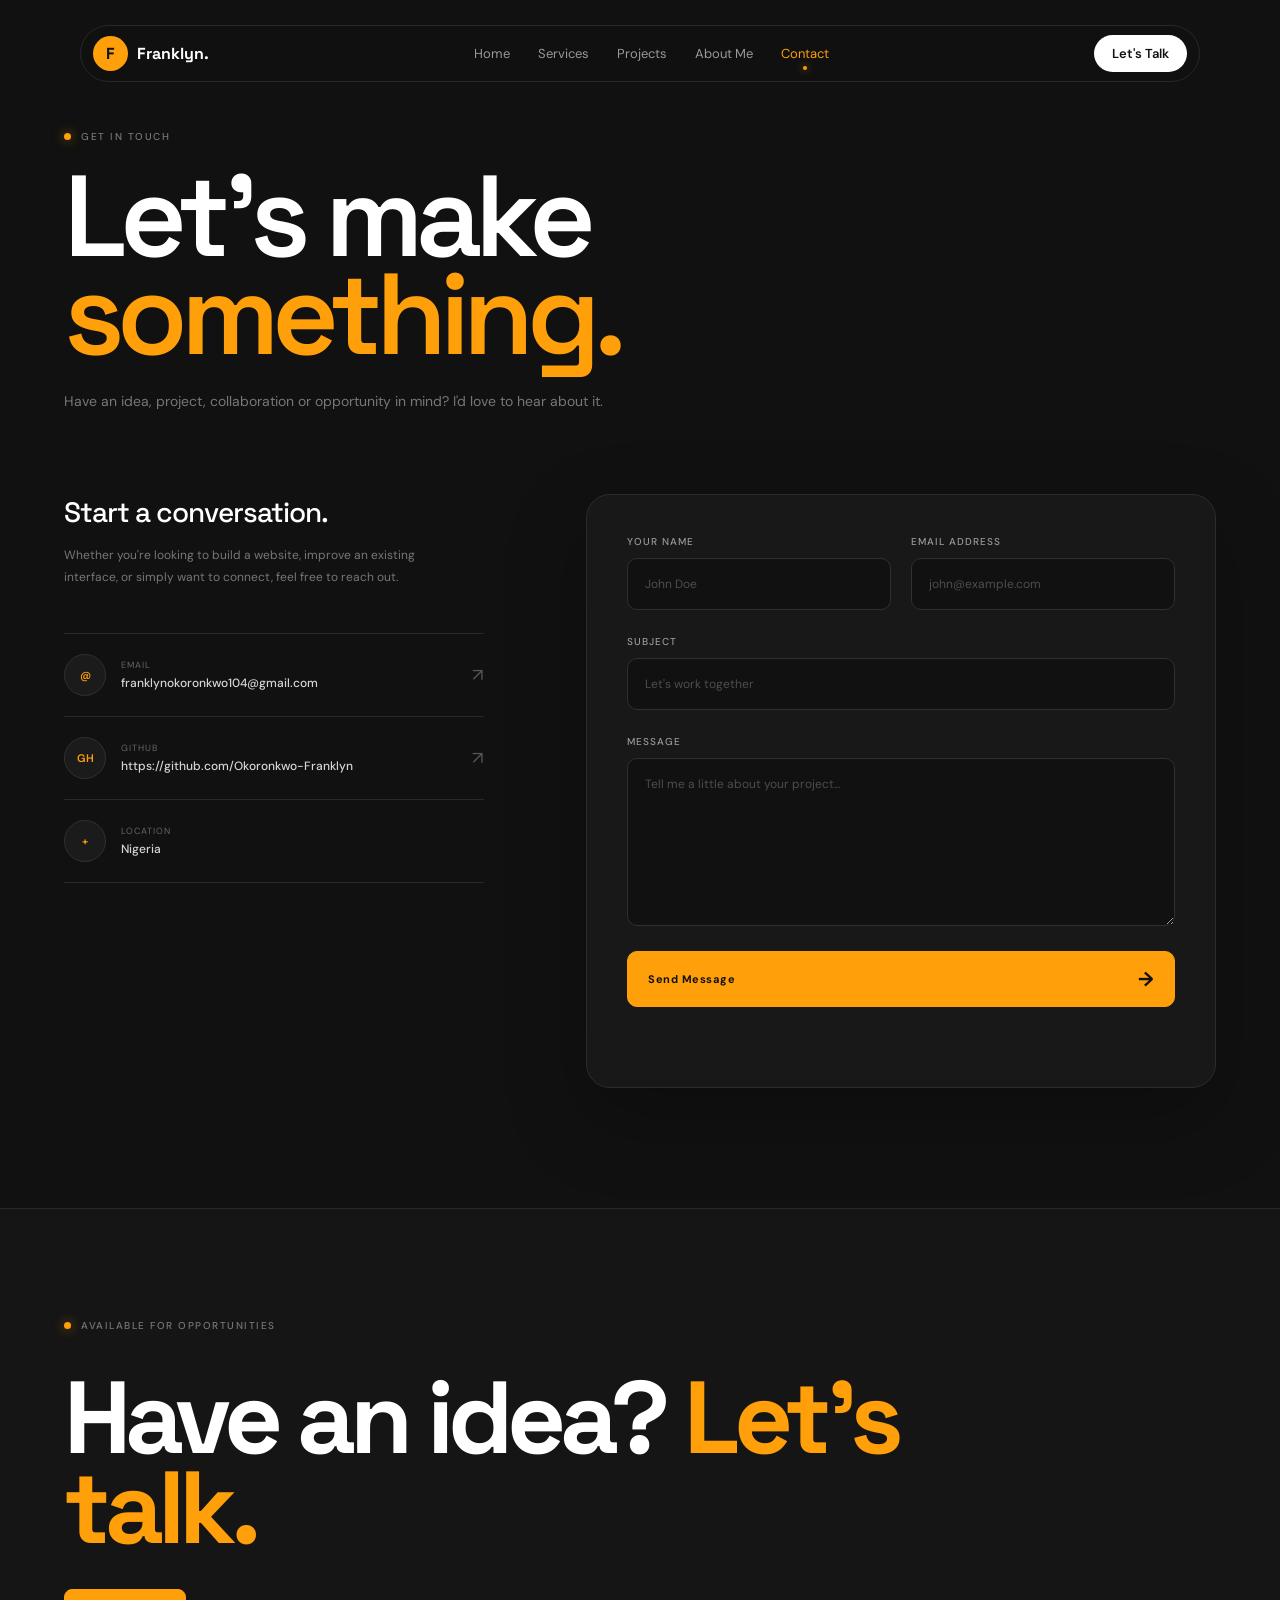
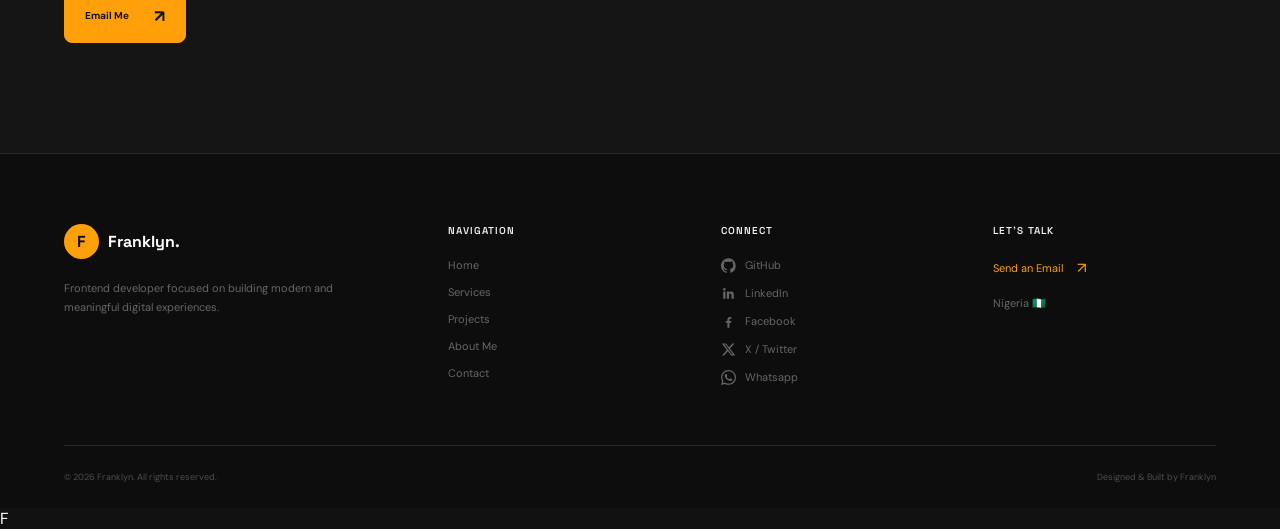
<file: contact.html>
<!DOCTYPE html>
<html lang="en">

<head>

    <meta charset="UTF-8">

    <meta name="viewport" content="width=device-width, initial-scale=1.0">

    <meta name="description"
        content="Get in touch with Franklyn for web development projects, collaborations and opportunities.">

    <title>Contact — Franklyn</title>


    <!-- Fonts -->

    <link rel="preconnect" href="https://fonts.googleapis.com">

    <link rel="preconnect" href="https://fonts.gstatic.com" crossorigin>

    <link
        href="https://fonts.googleapis.com/css2?family=DM+Sans:wght@400;500;600;700&family=Space+Grotesk:wght@400;500;600;700&display=swap"
        rel="stylesheet">


    <!-- Global CSS -->

    <link rel="stylesheet" href="CSS/style.css">


    <!-- Contact CSS -->

    <link rel="stylesheet" href="CSS/contact.css">

</head>


<body>


    <!-- =========================
         NAVIGATION
    ========================== -->

    <header class="navbar">

        <div class="nav-container">

            <a href="index.html" class="logo">

                <div class="logo-icon">
                    F
                </div>

                <span>
                    Franklyn.
                </span>

            </a>


            <nav class="nav-links" id="navLinks">

                <a href="index.html">
                    Home
                </a>

                <a href="services.html">
                    Services
                </a>

                <a href="projects.html">
                    Projects
                </a>

                <a href="about.html">
                    About Me
                </a>

                <a href="contact.html" class="active">
                    Contact
                </a>

            </nav>


            <a href="contact.html" class="talk-btn active">
                Let's Talk
            </a>

            <button type="button" class="menu-toggle" id="menuToggle" aria-label="Toggle navigation"
                aria-expanded="false">
                <span></span>
                <span></span>
            </button>

        </div>



    </header>



    <!-- =========================
         CONTACT
    ========================== -->

    <main>

        <section class="contact-section">

            <div class="container">


                <!-- HEADER -->

                <div class="contact-header">

                    <div class="section-label">

                        <span></span>

                        Get In Touch

                    </div>


                    <h1>
                        Let's make
                        <span>something.</span>
                    </h1>


                    <p>
                        Have an idea, project, collaboration or
                        opportunity in mind? I'd love to hear about it.
                    </p>

                </div>



                <!-- CONTACT GRID -->

                <div class="contact-grid">


                    <!-- LEFT -->

                    <div class="contact-info">


                        <div class="contact-intro">

                            <h2>
                                Start a conversation.
                            </h2>

                            <p>
                                Whether you're looking to build a
                                website, improve an existing interface,
                                or simply want to connect, feel free
                                to reach out.
                            </p>

                        </div>



                        <!-- EMAIL -->

                        <a href="mailto:franklynokoronkwo104@gmail.com" class="contact-item">

                            <div class="contact-icon">
                                @
                            </div>

                            <div>

                                <span>
                                    Email
                                </span>

                                <strong>
                                    franklynokoronkwo104@gmail.com
                                </strong>

                            </div>

                            <span class="contact-arrow">
                                ↗️
                            </span>

                        </a>



                        <!-- GITHUB -->

                        <a href="#" class="contact-item">

                            <div class="contact-icon">
                                GH
                            </div>

                            <div>

                                <span>
                                    GitHub
                                </span>

                                <strong>
                                    https://github.com/Okoronkwo-Franklyn
                                </strong>

                            </div>

                            <span class="contact-arrow">
                                ↗️
                            </span>

                        </a>



                        <!-- LOCATION -->

                        <div class="contact-item">

                            <div class="contact-icon">
                                +
                            </div>

                            <div>

                                <span>
                                    Location
                                </span>

                                <strong>
                                    Nigeria
                                </strong>

                            </div>

                        </div>


                    </div>



                    <!-- RIGHT — FORM -->

                    <div class="contact-form-wrapper">

                        <form class="contact-form" id="contactForm" action="https://formspree.io/f/xkjwpqrb"
                            method="POST">


                            <div class="form-row">


                                <div class="form-group">

                                    <label for="name">
                                        Your Name
                                    </label>

                                    <input type="text" id="name" name="name" placeholder="John Doe" required>

                                </div>


                                <div class="form-group">

                                    <label for="email">
                                        Email Address
                                    </label>

                                    <input type="email" id="email" name="email" placeholder="john@example.com" required>

                                </div>


                            </div>



                            <div class="form-group">

                                <label for="subject">
                                    Subject
                                </label>

                                <input type="text" id="subject" name="subject" placeholder="Let's work together"
                                    required>

                            </div>



                            <div class="form-group">

                                <label for="message">
                                    Message
                                </label>

                                <textarea id="message" name="message" rows="7"
                                    placeholder="Tell me a little about your project..." required></textarea>

                            </div>



                            <button type="submit" class="contact-submit">

                                Send Message

                                <span>
                                    →
                                </span>

                            </button>


                            <p class="form-status" id="formStatus"></p>

                        </form>


                    </div>

                </div>

            </div>

        </section>



        <!-- =========================
             FINAL CTA
        ========================== -->

        <section class="contact-bottom">

            <div class="container">

                <div class="contact-bottom-content">

                    <div class="section-label">

                        <span></span>

                        Available for Opportunities

                    </div>


                    <h2>
                        Have an idea?
                        <span>Let's talk.</span>
                    </h2>


                    <a href="mailto:franklynokoronkwo104@gmail.com" class="primary-btn">

                        Email Me

                        <span>
                            ↗️
                        </span>

                    </a>

                </div>

            </div>

        </section>

    </main>



    <!-- =========================
         FOOTER
    ========================== -->

    <footer class="footer">

        <div class="container">

            <div class="footer-main">


                <div class="footer-brand">

                    <a href="index.html" class="logo">

                        <div class="logo-icon">
                            F
                        </div>

                        <span>
                            Franklyn.
                        </span>

                    </a>


                    <p>
                        Frontend developer focused on building
                        modern and meaningful digital experiences.
                    </p>

                </div>



                <div class="footer-column">

                    <h4>
                        Navigation
                    </h4>

                    <a href="index.html">
                        Home
                    </a>

                    <a href="services.html">
                        Services
                    </a>

                    <a href="projects.html">
                        Projects
                    </a>

                    <a href="about.html">
                        About Me
                    </a>

                    <a href="contact.html">
                        Contact
                    </a>

                </div>



                <div class="footer-column">

                    <h4>
                        Connect
                    </h4>

                    <a href="https://github.com/Okoronkwo-Franklyn" target="_blank" rel="noopener noreferrer"
                        aria-label="GitHub">
                        <svg class="footer-social-icon" viewBox="0 0 24 24" aria-hidden="true">
                            <path
                                d="M12 .5a12 12 0 0 0-3.79 23.39c.6.11.82-.26.82-.58v-2.25c-3.34.73-4.04-1.61-4.04-1.61-.55-1.39-1.34-1.76-1.34-1.76-1.09-.75.08-.74.08-.74 1.2.09 1.83 1.23 1.83 1.23 1.07 1.83 2.81 1.3 3.5.99.11-.77.42-1.3.76-1.6-2.67-.3-5.47-1.34-5.47-5.93 0-1.31.47-2.38 1.23-3.22-.12-.3-.53-1.52.12-3.18 0 0 1-.32 3.3 1.23a11.5 11.5 0 0 1 6 0c2.3-1.55 3.3-1.23 3.3-1.23.65 1.66.24 2.88.12 3.18.76.84 1.23 1.91 1.23 3.22 0 4.6-2.8 5.62-5.48 5.92.43.37.81 1.1.81 2.22v3.29c0 .32.22.69.83.57A12 12 0 0 0 12 .5z" />
                        </svg>
                        GitHub
                    </a>

                    <a href="https://www.linkedin.com/in/franklyn-okoronkwo-59427742b?utm_source=share_via&utm_content=profile&utm_medium=member_android"
                        target="_blank" rel="noopener noreferrer" aria-label="LinkedIn">
                        <svg class="footer-social-icon" viewBox="0 0 24 24" aria-hidden="true">
                            <path
                                d="M20.45 20.45h-3.56v-5.58c0-1.33-.03-3.04-1.85-3.04-1.85 0-2.14 1.45-2.14 2.94v5.68H9.34V8.99h3.42v1.56h.05c.48-.9 1.64-1.85 3.37-1.85 3.61 0 4.27 2.38 4.27 5.48v6.27zM5.32 7.43a2.06 2.06 0 1 1 0-4.12 2.06 2.06 0 0 1 0 4.12zM3.54 20.45H7.1V8.99H3.54v11.46z" />
                        </svg>
                        LinkedIn
                    </a>

                    <a href="https://www.facebook.com/devfrankio" target="_blank" rel="noopener noreferrer"
                        aria-label="Facebook">
                        <svg class="footer-social-icon" viewBox="0 0 24 24" aria-hidden="true">
                            <path
                                d="M13.5 22v-8h2.7l.4-3h-3.1V9.1c0-.87.24-1.46 1.5-1.46h1.7V4.96c-.29-.04-1.28-.13-2.43-.13-2.4 0-4.05 1.47-4.05 4.18V11H7.5v3h2.72v8h3.28z" />
                        </svg>
                        Facebook
                    </a>

                    <a href="https://x.com/FranklynOkoron2" target="_blank" rel="noopener noreferrer"
                        aria-label="X (Twitter)">
                        <svg class="footer-social-icon" viewBox="0 0 24 24" aria-hidden="true">
                            <path
                                d="M18.244 2.25h3.308l-7.227 8.26 8.502 11.24H16.17l-5.214-6.817-5.964 6.817H1.68l7.73-8.835L1.254 2.25H8.08l4.713 6.231 5.45-6.231zm-1.161 17.52h1.833L7.084 4.126H5.117L17.083 19.77z" />
                        </svg>
                        X / Twitter
                    </a>

                    <a href="https://wa.me/2347053862901?text=Hi%20Franklyn" target="_blank" rel="noopener noreferrer"
                        aria-label="Whatsapp">
                        <svg class="footer-social-icon" role="img" viewBox="0 0 24 24" aria-hidden="true">
                            <path
                                d="M17.472 14.382c-.297-.149-1.758-.867-2.03-.967-.273-.099-.471-.148-.67.15-.197.297-.767.966-.94 1.164-.173.199-.347.223-.644.075-.297-.15-1.255-.463-2.39-1.475-.883-.788-1.48-1.761-1.653-2.059-.173-.297-.018-.458.13-.606.134-.133.298-.347.446-.52.149-.174.198-.298.298-.497.099-.198.05-.371-.025-.52-.075-.149-.669-1.612-.916-2.207-.242-.579-.487-.5-.669-.51-.173-.008-.371-.01-.57-.01-.198 0-.52.074-.792.372-.272.297-1.04 1.016-1.04 2.479 0 1.462 1.065 2.875 1.213 3.074.149.198 2.096 3.2 5.077 4.487.709.306 1.262.489 1.694.625.712.227 1.36.195 1.871.118.571-.085 1.758-.719 2.006-1.413.248-.694.248-1.289.173-1.413-.074-.124-.272-.198-.57-.347m-5.421 7.403h-.004a9.87 9.87 0 01-5.031-1.378l-.361-.214-3.741.982.998-3.648-.235-.374a9.86 9.86 0 01-1.51-5.26c.001-5.45 4.436-9.884 9.888-9.884 2.64 0 5.122 1.03 6.988 2.898a9.825 9.825 0 012.893 6.994c-.003 5.45-4.437 9.884-9.885 9.884m8.413-18.297A11.815 11.815 0 0012.05 0C5.495 0 .16 5.335.157 11.892c0 2.096.547 4.142 1.588 5.945L.057 24l6.305-1.654a11.882 11.882 0 005.683 1.448h.005c6.554 0 11.89-5.335 11.893-11.893a11.821 11.821 0 00-3.48-8.413Z" />
                        </svg>
                        Whatsapp</a>

                </div>



                <div class="footer-column">

                    <h4>
                        Let's Talk
                    </h4>

                    <a href="mailto:franklynokoronkwo104@gmail.com" class="footer-contact">
                        Send an Email
                        <span>↗️</span>
                    </a>

                    <p class="footer-location">
                        Nigeria 🇳🇬
                    </p>

                </div>

            </div>



            <div class="footer-bottom">

                <p>
                    © 2026 Franklyn. All rights reserved.
                </p>

                <p>
                    Designed & Built by Franklyn
                </p>

            </div>

        </div>

    </footer>


    <script src="JS/script.js"></script>

    <script>
        const contactForm = document.getElementById("contactForm");
        const formStatus = document.getElementById("formStatus");

        contactForm.addEventListener("submit", async function (event) {

            event.preventDefault();

            console.log("FORM INTERCEPTED");

            const submitButton =
                contactForm.querySelector(".contact-submit");

            submitButton.disabled = true;

            submitButton.innerHTML =
                ` Sending...
        <span>...</span>`
                ;

            try {

                const response = await fetch(contactForm.action, {
                    method: "POST",
                    body: new FormData(contactForm),
                    headers: {
                        "Accept": "application/json"
                    }
                });

                if (response.ok) {

                    formStatus.textContent =
                        "Message sent successfully! I'll get back to you soon.";

                    formStatus.style.color = "#ff9f0a";

                    contactForm.reset();

                    submitButton.innerHTML =
                        `Message Sent ✓
                <span>↗</span>`
                        ;

                    setTimeout(() => {

                        submitButton.disabled = false;

                        submitButton.innerHTML =
                            `Send Message
                            < span >→</span >`
                            ;

                    }, 4000);

                } else {

                    throw new Error("Formspree rejected the submission");

                }

            } catch (error) {

                console.error(error);

                formStatus.textContent =
                    "Something went wrong. Please try again.";

                formStatus.style.color = "#ff5c5c";

                submitButton.disabled = false;

                submitButton.innerHTML =
                    `Send Message
                    < span >→</span >`
                    ;
            }

        });



    </script>F

</body>

</html>
</file>
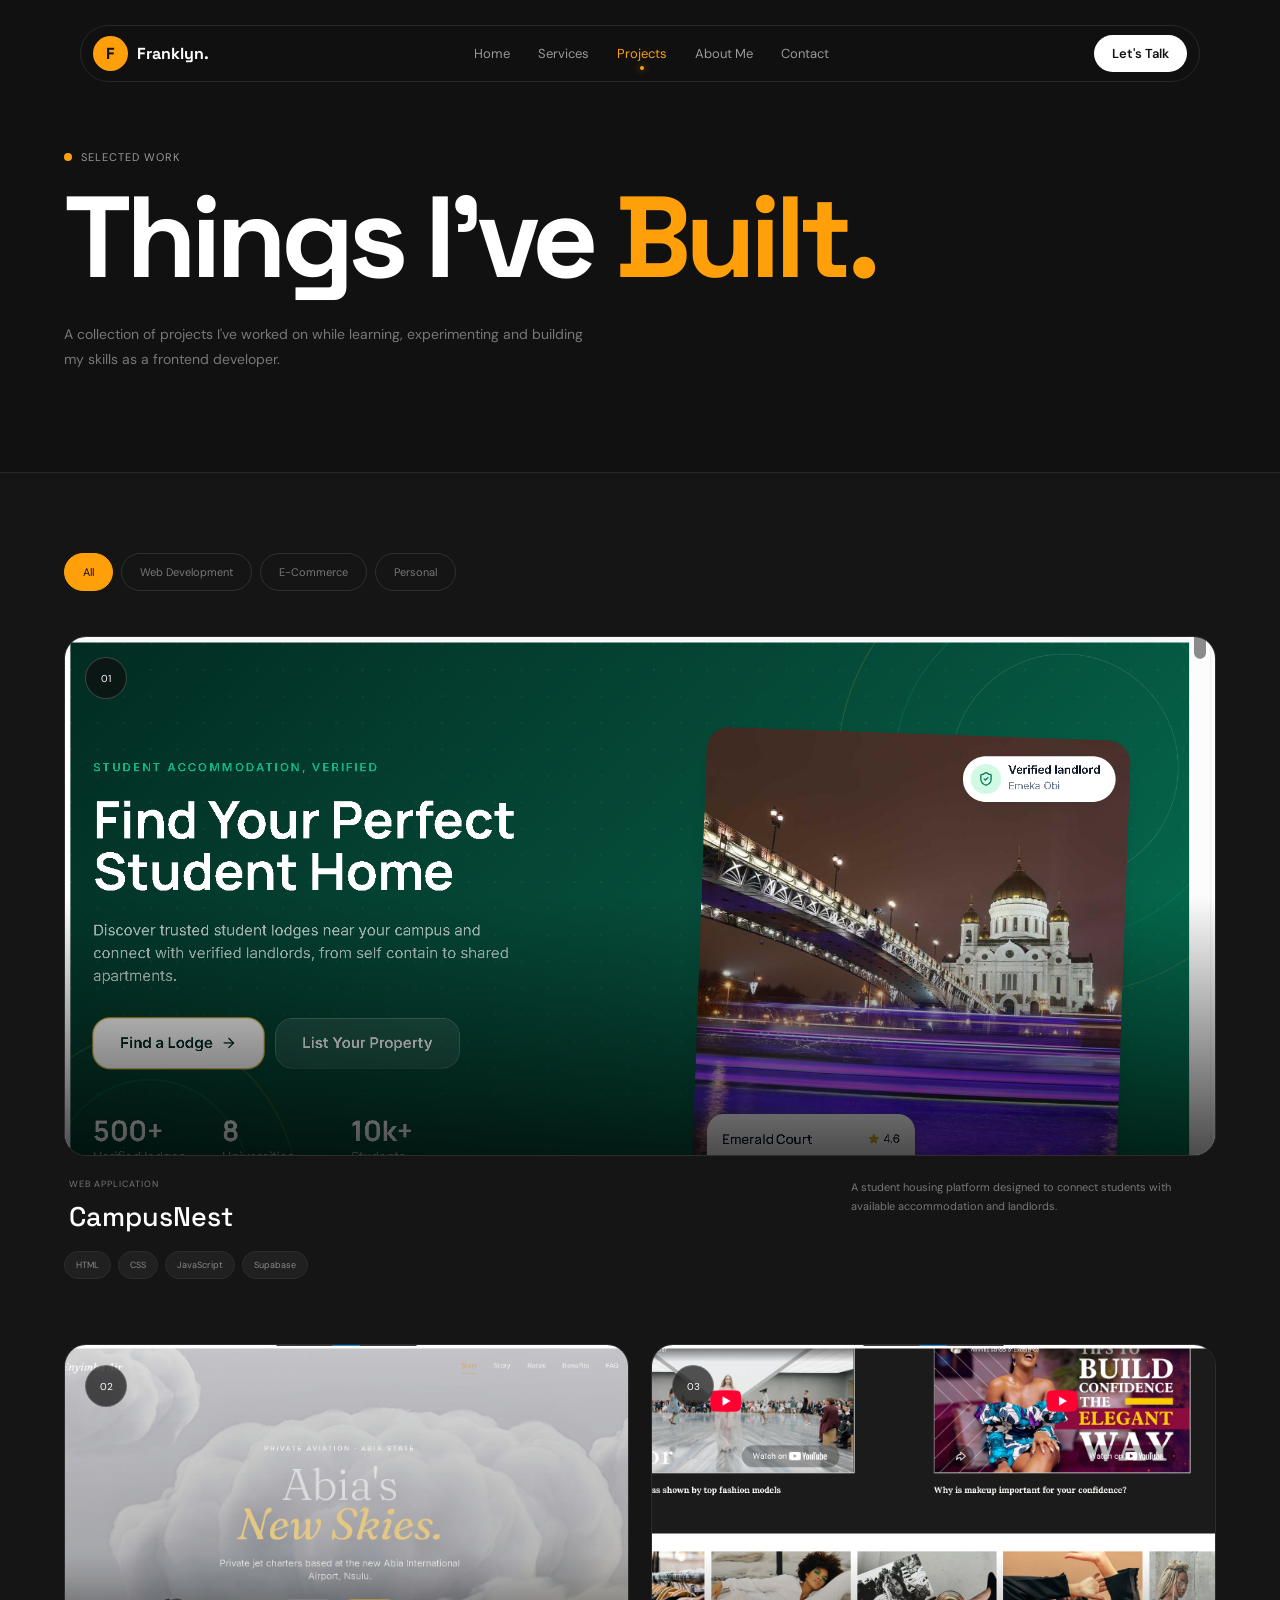
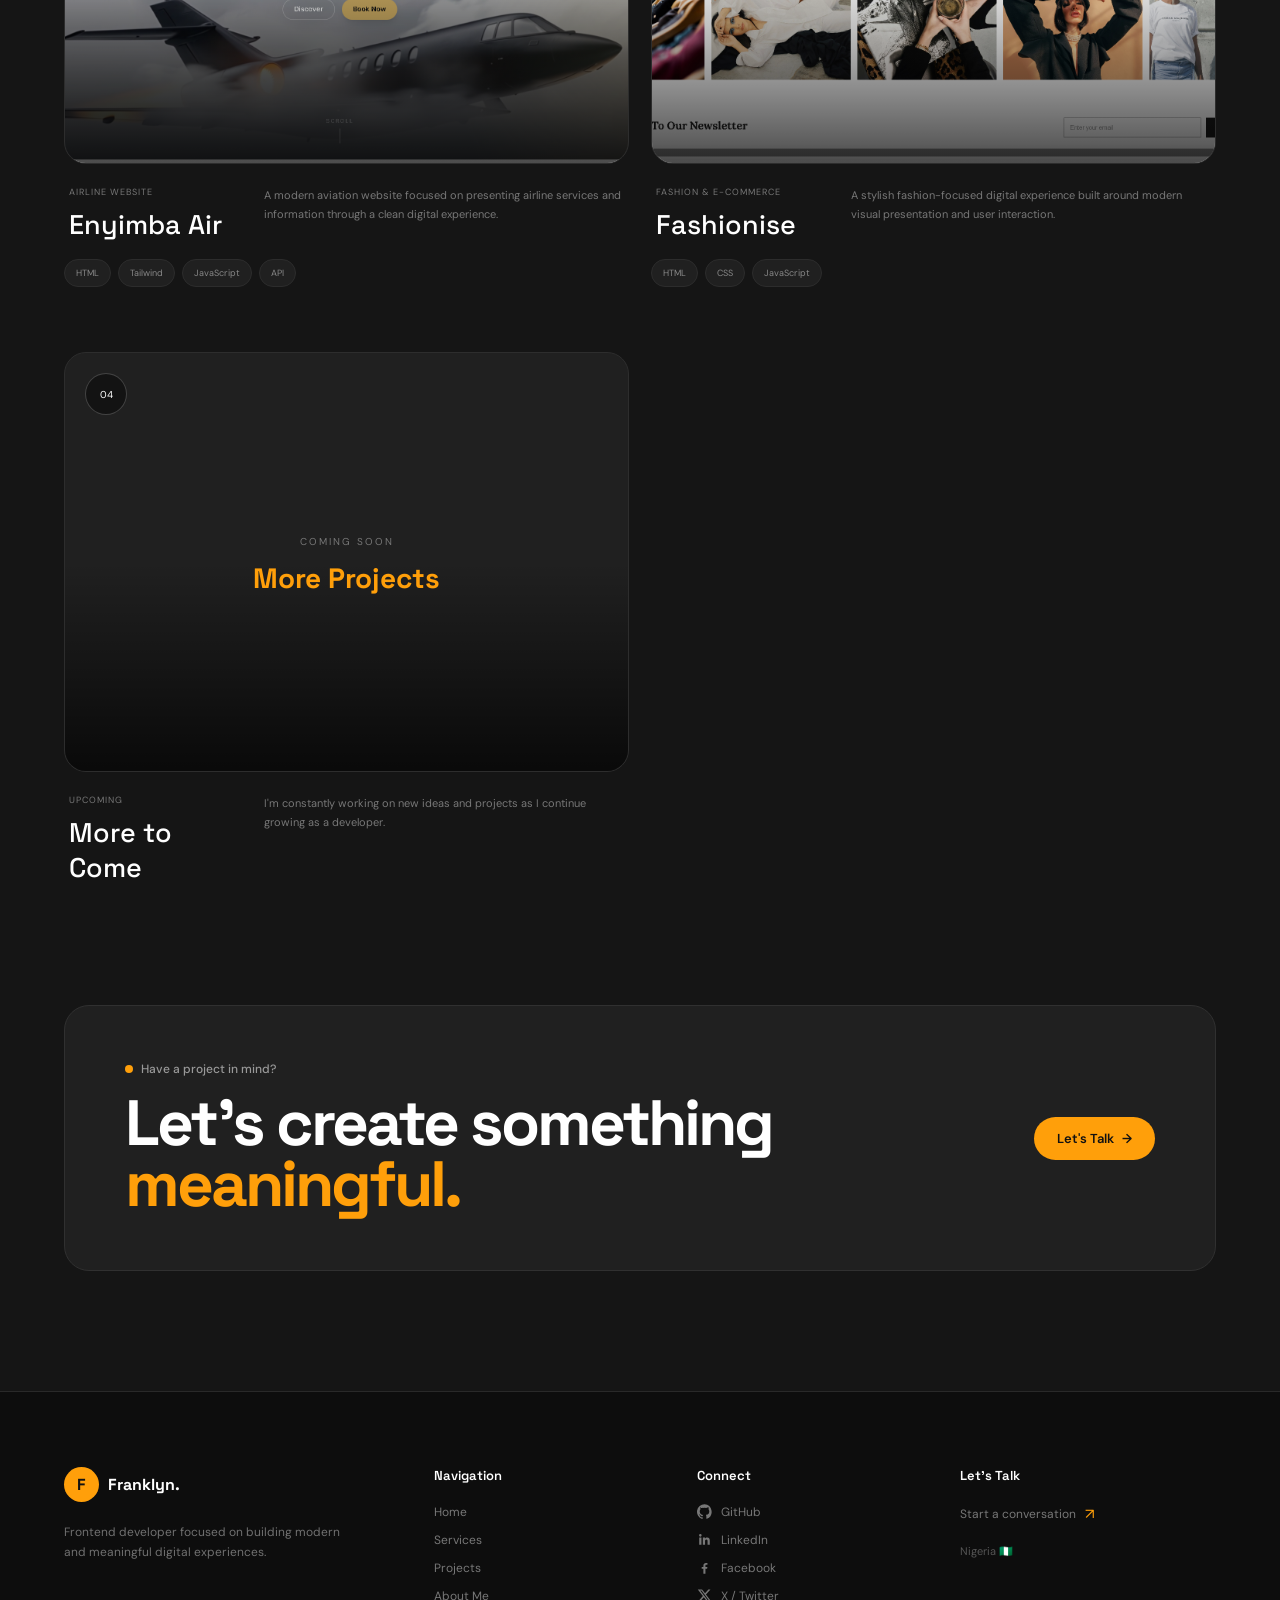
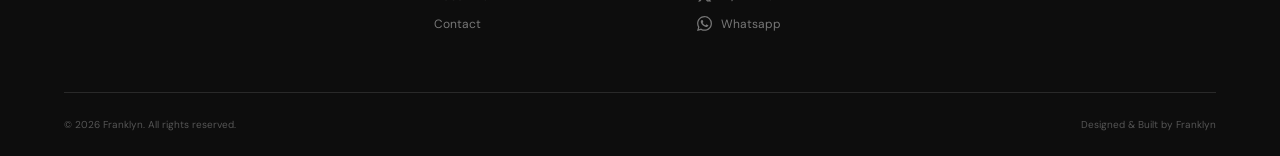
<file: projects.html>
<!DOCTYPE html>
<html lang="en">

<head>

    <meta charset="UTF-8">

    <meta name="viewport" content="width=device-width, initial-scale=1.0">

    <meta name="description" content="Projects by Franklyn — Frontend development and web projects.">

    <title>Projects — Franklyn</title>


    <!-- Fonts -->

    <link rel="preconnect" href="https://fonts.googleapis.com">

    <link rel="preconnect" href="https://fonts.gstatic.com" crossorigin>

    <link
        href="https://fonts.googleapis.com/css2?family=DM+Sans:wght@400;500;600;700&family=Space+Grotesk:wght@400;500;600;700&display=swap"
        rel="stylesheet">


    <!-- Global CSS -->

    <link rel="stylesheet" href="CSS/style.css">


    <!-- Projects CSS -->

    <link rel="stylesheet" href="CSS/projects.css">

</head>


<body>


    <!-- ================= NAVBAR ================= -->

    <header class="navbar">

        <div class="nav-container">

            <a href="index.html" class="logo">

                <div class="logo-icon">
                    F
                </div>

                <span>
                    Franklyn.
                </span>

            </a>


            <nav class="nav-links" id="navLinks">

                <a href="index.html">
                    Home
                </a>

                <a href="services.html">
                    Services
                </a>

                <a href="projects.html" class="active">
                    Projects
                </a>

                <a href="about.html">
                    About Me
                </a>

                <a href="contact.html">
                    Contact
                </a>

            </nav>


            <a href="contact.html" class="talk-btn">
                Let's Talk
            </a>

            <button type="button" class="menu-toggle" id="menuToggle" aria-label="Toggle navigation"
                aria-expanded="false">
                <span></span>
                <span></span>
            </button>

        </div>

    </header>



    <!-- ================= MAIN ================= -->

    <main>


        <!-- ================= PROJECT HERO ================= -->

        <section class="projects-hero">

            <div class="container">

                <div class="projects-label">

                    <span></span>

                    Selected Work

                </div>


                <h1>
                    Things I've
                    <span>Built.</span>
                </h1>


                <p>
                    A collection of projects I've worked on while
                    learning, experimenting and building my skills
                    as a frontend developer.
                </p>

            </div>

        </section>



        <!-- ================= PROJECTS ================= -->

        <section class="projects-section">

            <div class="container">


                <!-- FILTER -->

                <div class="project-filters">

                    <button class="filter-btn active" data-filter="all">
                        All
                    </button>

                    <button class="filter-btn" data-filter="web">
                        Web Development
                    </button>

                    <button class="filter-btn" data-filter="ecommerce">
                        E-Commerce
                    </button>

                    <button class="filter-btn" data-filter="personal">
                        Personal
                    </button>

                </div>



                <!-- PROJECT GRID -->

                <div class="projects-grid">


                    <!-- PROJECT 01 -->

                    <article class="project-item featured" data-category="web">

                        <div class="project-preview">

                            <img src="Assets/CampusNest.png" alt="CampusNest student housing platform">

                            <div class="project-number">
                                01
                            </div>

                            <a href="#" class="project-view">
                                View Project ↗️
                            </a>

                        </div>


                        <div class="project-details">

                            <div>

                                <span>
                                    Web Application
                                </span>

                                <h2>
                                    CampusNest
                                </h2>

                            </div>


                            <p>
                                A student housing platform designed
                                to connect students with available
                                accommodation and landlords.
                            </p>

                        </div>


                        <div class="project-tech">

                            <span>HTML</span>
                            <span>CSS</span>
                            <span>JavaScript</span>
                            <span>Supabase</span>

                        </div>

                    </article>



                    <!-- PROJECT 02 -->

                    <article class="project-item" data-category="ecommerce">

                        <div class="project-preview">

                            <img src="Assets/EnyimbaAir.png" alt="LUXORA e-commerce website">

                            <div class="project-number">
                                02
                            </div>

                            <a href="#" class="project-view">
                                View Project ↗️
                            </a>

                        </div>


                        <div class="project-details">

                            <div>

                                <span>
                                    Airline Website
                                </span>

                                <h2>
                                    Enyimba Air
                                </h2>

                            </div>


                            <p>
                                A modern aviation website focused on
                                presenting airline services and information
                                through a clean digital experience.
                            </p>

                        </div>


                        <div class="project-tech">

                            <span>HTML</span>
                            <span>Tailwind</span>
                            <span>JavaScript</span>
                            <span>API</span>

                        </div>

                    </article>



                    <!-- PROJECT 03 -->

                    <article class="project-item" data-category="personal">

                        <div class="project-preview">

                            <img src="Assets/Fashionise.png" alt="Franklyn portfolio website">

                            <div class="project-number">
                                03
                            </div>

                            <a href="#" class="project-view">
                                View Project ↗️
                            </a>

                        </div>


                        <div class="project-details">

                            <div>

                                <span>
                                    Fashion & E-Commerce
                                </span>

                                <h2>
                                    Fashionise
                                </h2>

                            </div>


                            <p>
                                A stylish fashion-focused digital experience
                                built around modern visual presentation
                                and user interaction.
                            </p>

                        </div>


                        <div class="project-tech">

                            <span>HTML</span>
                            <span>CSS</span>
                            <span>JavaScript</span>

                        </div>

                    </article>



                    <!-- PROJECT 04 -->

                    <article class="project-item" data-category="web">

                        <div class="project-preview project-placeholder">

                            <div class="placeholder-content">

                                <span>
                                    Coming Soon
                                </span>

                                <h3>
                                    More Projects
                                </h3>

                            </div>

                            <div class="project-number">
                                04
                            </div>

                        </div>


                        <div class="project-details">

                            <div>

                                <span>
                                    Upcoming
                                </span>

                                <h2>
                                    More to Come
                                </h2>

                            </div>


                            <p>
                                I'm constantly working on new ideas
                                and projects as I continue growing
                                as a developer.
                            </p>

                        </div>

                    </article>


                </div>

            </div>

        </section>



        <!-- ================= CTA ================= -->

        <section class="projects-cta">

            <div class="container">

                <div class="projects-cta-box">

                    <div>

                        <div class="section-label">

                            <span></span>

                            Have a project in mind?

                        </div>


                        <h2>
                            Let's create something
                            <span>meaningful.</span>
                        </h2>

                    </div>


                    <a href="contact.html" class="primary-btn">
                        Let's Talk
                        <span>→</span>
                    </a>

                </div>

            </div>

        </section>

    </main>



    <!-- ================= FOOTER ================= -->

    <footer class="footer">

        <div class="container">

            <div class="footer-main">


                <div class="footer-brand">

                    <a href="index.html" class="logo">

                        <div class="logo-icon">
                            F
                        </div>

                        <span>
                            Franklyn.
                        </span>

                    </a>


                    <p>
                        Frontend developer focused on building
                        modern and meaningful digital experiences.
                    </p>

                </div>


                <div class="footer-column">

                    <h4>Navigation</h4>

                    <a href="index.html">Home</a>

                    <a href="services.html">Services</a>

                    <a href="projects.html">Projects</a>

                    <a href="about.html">About Me</a>

                    <a href="contact.html">Contact</a>

                </div>


                <div class="footer-column">

                    <h4>Connect</h4>

                    <a href="https://github.com/Okoronkwo-Franklyn" target="_blank" rel="noopener noreferrer"
                        aria-label="GitHub">
                        <svg class="footer-social-icon" viewBox="0 0 24 24" aria-hidden="true">
                            <path
                                d="M12 .5a12 12 0 0 0-3.79 23.39c.6.11.82-.26.82-.58v-2.25c-3.34.73-4.04-1.61-4.04-1.61-.55-1.39-1.34-1.76-1.34-1.76-1.09-.75.08-.74.08-.74 1.2.09 1.83 1.23 1.83 1.23 1.07 1.83 2.81 1.3 3.5.99.11-.77.42-1.3.76-1.6-2.67-.3-5.47-1.34-5.47-5.93 0-1.31.47-2.38 1.23-3.22-.12-.3-.53-1.52.12-3.18 0 0 1-.32 3.3 1.23a11.5 11.5 0 0 1 6 0c2.3-1.55 3.3-1.23 3.3-1.23.65 1.66.24 2.88.12 3.18.76.84 1.23 1.91 1.23 3.22 0 4.6-2.8 5.62-5.48 5.92.43.37.81 1.1.81 2.22v3.29c0 .32.22.69.83.57A12 12 0 0 0 12 .5z" />
                        </svg>
                        GitHub</a>

                    <a href="https://www.linkedin.com/in/franklyn-okoronkwo-59427742b?utm_source=share_via&utm_content=profile&utm_medium=member_android"
                        target="_blank" rel="noopener noreferrer" aria-label="LinkedIn">
                        <svg class="footer-social-icon" viewBox="0 0 24 24" aria-hidden="true">
                            <path
                                d="M20.45 20.45h-3.56v-5.58c0-1.33-.03-3.04-1.85-3.04-1.85 0-2.14 1.45-2.14 2.94v5.68H9.34V8.99h3.42v1.56h.05c.48-.9 1.64-1.85 3.37-1.85 3.61 0 4.27 2.38 4.27 5.48v6.27zM5.32 7.43a2.06 2.06 0 1 1 0-4.12 2.06 2.06 0 0 1 0 4.12zM3.54 20.45H7.1V8.99H3.54v11.46z" />
                        </svg>
                        LinkedIn</a>

                    <a href="https://www.facebook.com/devfrankio" target="_blank" rel="noopener noreferrer"
                        aria-label="Facebook">
                        <svg class="footer-social-icon" viewBox="0 0 24 24" aria-hidden="true">
                            <path
                                d="M13.5 22v-8h2.7l.4-3h-3.1V9.1c0-.87.24-1.46 1.5-1.46h1.7V4.96c-.29-.04-1.28-.13-2.43-.13-2.4 0-4.05 1.47-4.05 4.18V11H7.5v3h2.72v8h3.28z" />
                        </svg>
                        Facebook</a>

                    <a href="https://x.com/FranklynOkoron2" target="_blank" rel="noopener noreferrer"
                        aria-label="X (Twitter)">
                        <svg class="footer-social-icon" viewBox="0 0 24 24" aria-hidden="true">
                            <path
                                d="M18.244 2.25h3.308l-7.227 8.26 8.502 11.24H16.17l-5.214-6.817-5.964 6.817H1.68l7.73-8.835L1.254 2.25H8.08l4.713 6.231 5.45-6.231zm-1.161 17.52h1.833L7.084 4.126H5.117L17.083 19.77z" />
                        </svg>
                        X / Twitter</a>

                    <a href="https://wa.me/2347053862901?text=Hi%20Franklyn" target="_blank" rel="noopener noreferrer"
                        aria-label="Whatsapp">
                        <svg class="footer-social-icon" role="img" viewBox="0 0 24 24" aria-hidden="true">
                            <path
                                d="M17.472 14.382c-.297-.149-1.758-.867-2.03-.967-.273-.099-.471-.148-.67.15-.197.297-.767.966-.94 1.164-.173.199-.347.223-.644.075-.297-.15-1.255-.463-2.39-1.475-.883-.788-1.48-1.761-1.653-2.059-.173-.297-.018-.458.13-.606.134-.133.298-.347.446-.52.149-.174.198-.298.298-.497.099-.198.05-.371-.025-.52-.075-.149-.669-1.612-.916-2.207-.242-.579-.487-.5-.669-.51-.173-.008-.371-.01-.57-.01-.198 0-.52.074-.792.372-.272.297-1.04 1.016-1.04 2.479 0 1.462 1.065 2.875 1.213 3.074.149.198 2.096 3.2 5.077 4.487.709.306 1.262.489 1.694.625.712.227 1.36.195 1.871.118.571-.085 1.758-.719 2.006-1.413.248-.694.248-1.289.173-1.413-.074-.124-.272-.198-.57-.347m-5.421 7.403h-.004a9.87 9.87 0 01-5.031-1.378l-.361-.214-3.741.982.998-3.648-.235-.374a9.86 9.86 0 01-1.51-5.26c.001-5.45 4.436-9.884 9.888-9.884 2.64 0 5.122 1.03 6.988 2.898a9.825 9.825 0 012.893 6.994c-.003 5.45-4.437 9.884-9.885 9.884m8.413-18.297A11.815 11.815 0 0012.05 0C5.495 0 .16 5.335.157 11.892c0 2.096.547 4.142 1.588 5.945L.057 24l6.305-1.654a11.882 11.882 0 005.683 1.448h.005c6.554 0 11.89-5.335 11.893-11.893a11.821 11.821 0 00-3.48-8.413Z" />
                        </svg>
                        Whatsapp</a>

                </div>


                <div class="footer-column">

                    <h4>Let's Talk</h4>

                    <a href="contact.html" class="footer-contact">
                        Start a conversation
                        <span>↗️</span>
                    </a>

                    <p class="footer-location">
                        Nigeria 🇳🇬
                    </p>

                </div>

            </div>


            <div class="footer-bottom">

                <p>
                    © 2026 Franklyn. All rights reserved.
                </p>

                <p>
                    Designed & Built by Franklyn
                </p>

            </div>

        </div>

    </footer>



    <script src="JS/script.js"></script>

</body>

</html>
</file>
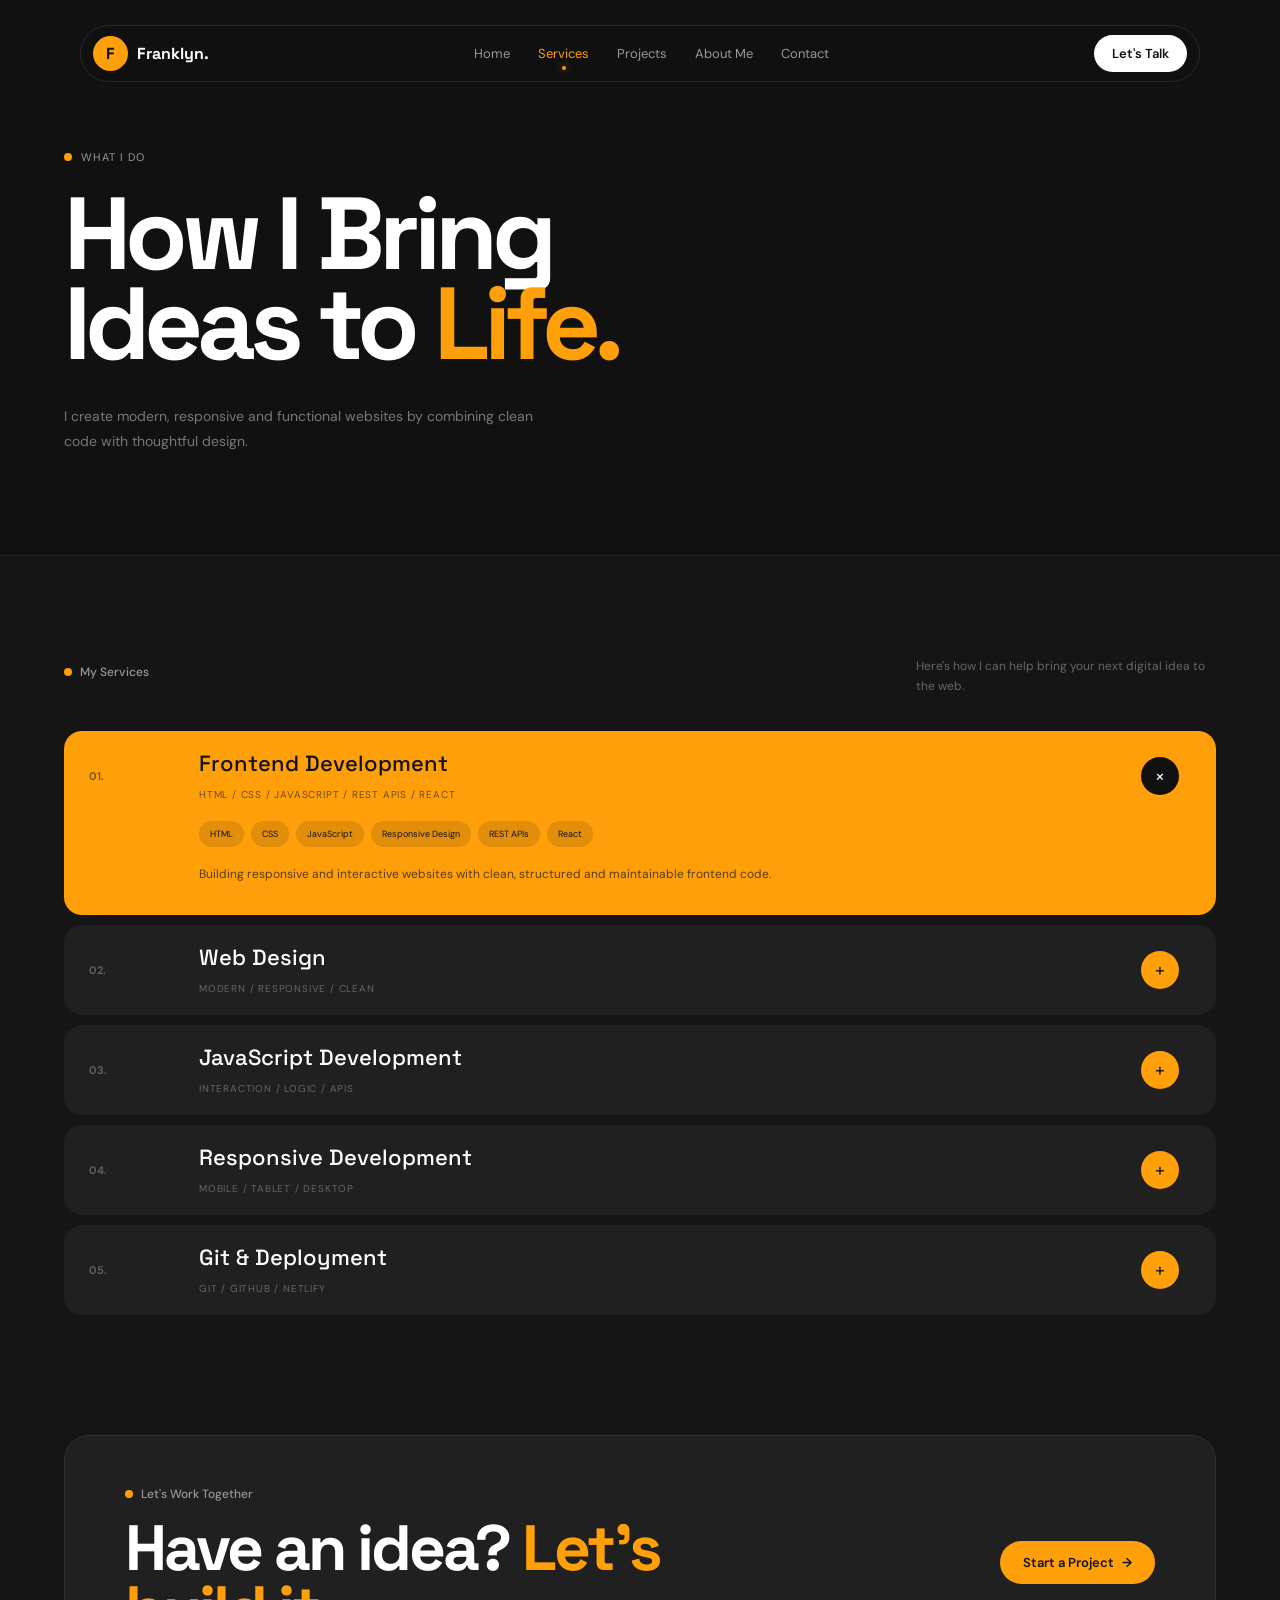
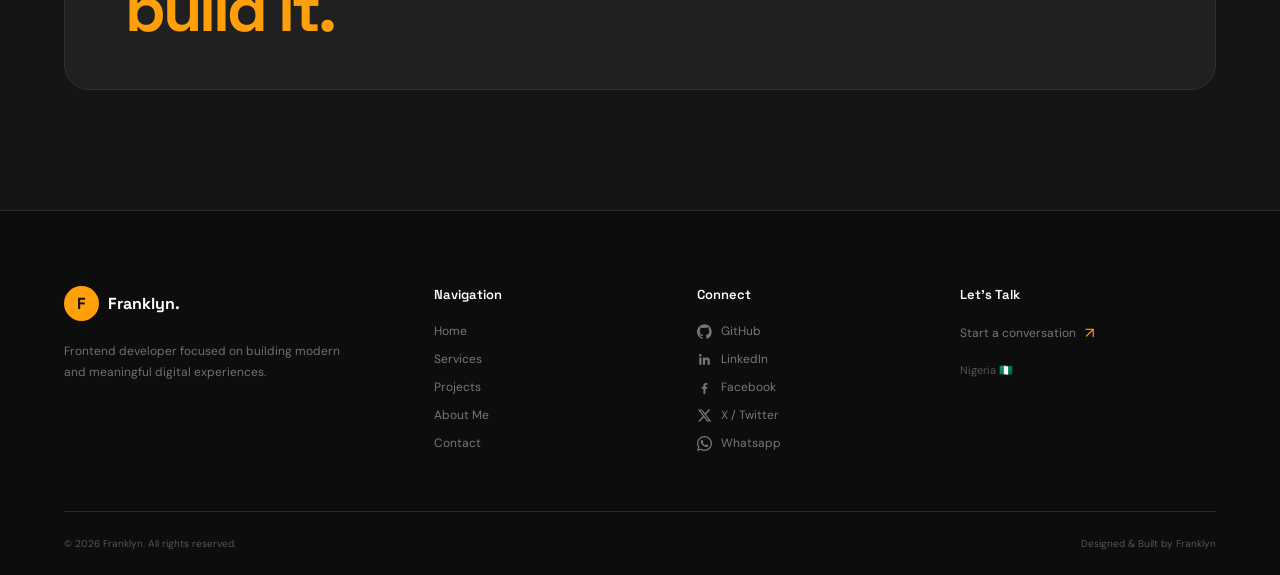
<file: services.html>
<!DOCTYPE html>
<html lang="en">

<head>
    <meta charset="UTF-8">

    <meta name="viewport" content="width=device-width, initial-scale=1.0">

    <meta name="description" content="Services offered by Franklyn — Frontend Development, Web Design and more.">

    <title>Services — Franklyn</title>

    <!-- Google Fonts -->

    <link rel="preconnect" href="https://fonts.googleapis.com">

    <link rel="preconnect" href="https://fonts.gstatic.com" crossorigin>

    <link
        href="https://fonts.googleapis.com/css2?family=DM+Sans:wght@400;500;600;700&family=Space+Grotesk:wght@400;500;600;700&display=swap"
        rel="stylesheet">

    <!-- Main CSS -->

    <link rel="stylesheet" href="CSS/style.css">
    <link rel="stylesheet" href="CSS/services.css">
</head>


<body>


    <!-- ================= NAVBAR ================= -->

    <header class="navbar">

        <div class="nav-container">

            <a href="index.html" class="logo">

                <div class="logo-icon">
                    F
                </div>

                <span>
                    Franklyn.
                </span>

            </a>


            <nav class="nav-links" id="navLinks">

                <a href="index.html">
                    Home
                </a>

                <a href="services.html" class="active">
                    Services
                </a>

                <a href="projects.html">
                    Projects
                </a>

                <a href="about.html">
                    About Me
                </a>

                <a href="contact.html">
                    Contact
                </a>

            </nav>


            <a href="contact.html" class="talk-btn">
                Let's Talk
            </a>

            <button type="button" class="menu-toggle" id="menuToggle" aria-label="Toggle navigation"
                aria-expanded="false">
                <span></span>
                <span></span>
            </button>

        </div>

    </header>



    <!-- ================= MAIN ================= -->

    <main>


        <!-- ================= SERVICES HERO ================= -->

        <section class="services-hero">

            <div class="container">

                <div class="services-hero-label">

                    <span></span>

                    What I Do

                </div>


                <h1>
                    How I Bring
                    <br>
                    Ideas to <span>Life.</span>
                </h1>


                <p>
                    I create modern, responsive and functional
                    websites by combining clean code with thoughtful
                    design.
                </p>

            </div>

        </section>



        <!-- ================= SERVICES ================= -->

        <section class="services-section">

            <div class="container">


                <div class="services-intro">

                    <div class="section-label">

                        <span></span>

                        My Services

                    </div>

                    <p>
                        Here's how I can help bring your next
                        digital idea to the web.
                    </p>

                </div>



                <div class="services-list">


                    <!-- SERVICE 01 -->

                    <article class="service-card active">

                        <div class="service-top">

                            <span class="service-number">
                                01.
                            </span>


                            <div class="service-title">

                                <h2>
                                    Frontend Development
                                </h2>

                                <span>
                                    HTML / CSS / JavaScript / REST APIs / React
                                </span>

                            </div>

                            <button class="service-toggle" aria-label="Toggle Frontend Development">
                                ×
                            </button>

                        </div>


                        <div class="service-content">

                            <div class="service-tags">

                                <span>HTML</span>

                                <span>CSS</span>

                                <span>JavaScript</span>

                                <span>Responsive Design</span>

                                <span>REST APIs</span>

                                <span>React</span>

                            </div>


                            <p>
                                Building responsive and interactive
                                websites with clean, structured and
                                maintainable frontend code.
                            </p>

                        </div>

                    </article>



                    <!-- SERVICE 02 -->

                    <article class="service-card">

                        <div class="service-top">

                            <span class="service-number">
                                02.
                            </span>


                            <div class="service-title">

                                <h2>
                                    Web Design
                                </h2>

                                <span>
                                    Modern / Responsive / Clean
                                </span>

                            </div>


                            <button class="service-toggle" aria-label="Toggle Web Design">
                                +
                            </button>

                        </div>


                        <div class="service-content">

                            <div class="service-tags">

                                <span>Landing Pages</span>

                                <span>UI Design</span>

                                <span>Responsive Layouts</span>

                                <span>Visual Hierarchy</span>

                            </div>


                            <p>
                                Creating modern layouts that look
                                polished, clear and consistent across
                                different screen sizes.
                            </p>

                        </div>

                    </article>



                    <!-- SERVICE 03 -->

                    <article class="service-card">

                        <div class="service-top">

                            <span class="service-number">
                                03.
                            </span>


                            <div class="service-title">

                                <h2>
                                    JavaScript Development
                                </h2>

                                <span>
                                    Interaction / Logic / APIs
                                </span>

                            </div>


                            <button class="service-toggle" aria-label="Toggle JavaScript Development">
                                +
                            </button>

                        </div>


                        <div class="service-content">

                            <div class="service-tags">

                                <span>JavaScript</span>

                                <span>DOM</span>

                                <span>APIs</span>

                                <span>Interactive UI</span>

                            </div>

                            <p>
                                Adding useful interactions, dynamic
                                behaviour and functionality to websites
                                using JavaScript.
                            </p>

                        </div>

                    </article>



                    <!-- SERVICE 04 -->

                    <article class="service-card">

                        <div class="service-top">

                            <span class="service-number">
                                04.
                            </span>


                            <div class="service-title">

                                <h2>
                                    Responsive Development
                                </h2>

                                <span>
                                    Mobile / Tablet / Desktop
                                </span>

                            </div>


                            <button class="service-toggle" aria-label="Toggle Responsive Development">
                                +
                            </button>

                        </div>


                        <div class="service-content">

                            <div class="service-tags">

                                <span>Mobile First</span>

                                <span>Flexbox</span>

                                <span>CSS Grid</span>

                                <span>Media Queries</span>

                            </div>


                            <p>
                                Making websites adapt smoothly to
                                different devices and screen sizes
                                without sacrificing usability.
                            </p>

                        </div>

                    </article>



                    <!-- SERVICE 05 -->

                    <article class="service-card">

                        <div class="service-top">

                            <span class="service-number">
                                05.
                            </span>


                            <div class="service-title">

                                <h2>
                                    Git & Deployment
                                </h2>

                                <span>
                                    Git / GitHub / Netlify
                                </span>

                            </div>


                            <button class="service-toggle" aria-label="Toggle Git & Deployment">
                                +
                            </button>

                        </div>


                        <div class="service-content">

                            <div class="service-tags">

                                <span>Git</span>

                                <span>GitHub</span>

                                <span>Netlify</span>

                                <span>Deployment</span>

                            </div>


                            <p>
                                Managing code with Git and GitHub and
                                deploying completed websites for others
                                to access online.
                            </p>

                        </div>

                    </article>

                </div>

            </div>

        </section>



        <!-- ================= CTA ================= -->

        <section class="services-cta">

            <div class="container">

                <div class="services-cta-box">

                    <div>

                        <div class="section-label">

                            <span></span>

                            Let's Work Together

                        </div>

                        <h2>
                            Have an idea?
                            <span>Let's build it.</span>
                        </h2>

                    </div>


                    <a href="contact.html" class="primary-btn">
                        Start a Project
                        <span>→</span>
                    </a>

                </div>

            </div>

        </section>

    </main>



    <!-- ================= FOOTER ================= -->

    <footer class="footer">

        <div class="container">

            <div class="footer-main">


                <div class="footer-brand">

                    <a href="index.html" class="logo">

                        <div class="logo-icon">
                            F
                        </div>

                        <span>
                            Franklyn.
                        </span>

                    </a>


                    <p>
                        Frontend developer focused on building
                        modern and meaningful digital experiences.
                    </p>

                </div>


                <div class="footer-column">

                    <h4>
                        Navigation
                    </h4>

                    <a href="index.html">
                        Home
                    </a>

                    <a href="services.html">
                        Services
                    </a>

                    <a href="projects.html">
                        Projects
                    </a>

                    <a href="about.html">
                        About Me
                    </a>

                    <a href="contact.html">
                        Contact
                    </a>

                </div>


                <div class="footer-column">

                    <h4>
                        Connect
                    </h4>

                    <a href="https://github.com/Okoronkwo-Franklyn" target="_blank" rel="noopener noreferrer"
                        aria-label="GitHub">
                        <svg class="footer-social-icon" viewBox="0 0 24 24" aria-hidden="true">
                            <path
                                d="M12 .5a12 12 0 0 0-3.79 23.39c.6.11.82-.26.82-.58v-2.25c-3.34.73-4.04-1.61-4.04-1.61-.55-1.39-1.34-1.76-1.34-1.76-1.09-.75.08-.74.08-.74 1.2.09 1.83 1.23 1.83 1.23 1.07 1.83 2.81 1.3 3.5.99.11-.77.42-1.3.76-1.6-2.67-.3-5.47-1.34-5.47-5.93 0-1.31.47-2.38 1.23-3.22-.12-.3-.53-1.52.12-3.18 0 0 1-.32 3.3 1.23a11.5 11.5 0 0 1 6 0c2.3-1.55 3.3-1.23 3.3-1.23.65 1.66.24 2.88.12 3.18.76.84 1.23 1.91 1.23 3.22 0 4.6-2.8 5.62-5.48 5.92.43.37.81 1.1.81 2.22v3.29c0 .32.22.69.83.57A12 12 0 0 0 12 .5z" />
                        </svg>
                        GitHub
                    </a>

                    <a href="https://www.linkedin.com/in/franklyn-okoronkwo-59427742b?utm_source=share_via&utm_content=profile&utm_medium=member_android"
                        target="_blank" rel="noopener noreferrer" aria-label="LinkedIn">
                        <svg class="footer-social-icon" viewBox="0 0 24 24" aria-hidden="true">
                            <path
                                d="M20.45 20.45h-3.56v-5.58c0-1.33-.03-3.04-1.85-3.04-1.85 0-2.14 1.45-2.14 2.94v5.68H9.34V8.99h3.42v1.56h.05c.48-.9 1.64-1.85 3.37-1.85 3.61 0 4.27 2.38 4.27 5.48v6.27zM5.32 7.43a2.06 2.06 0 1 1 0-4.12 2.06 2.06 0 0 1 0 4.12zM3.54 20.45H7.1V8.99H3.54v11.46z" />
                        </svg>
                        LinkedIn
                    </a>

                    <a href="https://www.facebook.com/devfrankio" target="_blank" rel="noopener noreferrer"
                        aria-label="Facebook">
                        <svg class="footer-social-icon" viewBox="0 0 24 24" aria-hidden="true">
                            <path
                                d="M13.5 22v-8h2.7l.4-3h-3.1V9.1c0-.87.24-1.46 1.5-1.46h1.7V4.96c-.29-.04-1.28-.13-2.43-.13-2.4 0-4.05 1.47-4.05 4.18V11H7.5v3h2.72v8h3.28z" />
                        </svg>
                        Facebook
                    </a>

                    <a href="https://x.com/FranklynOkoron2" target="_blank" rel="noopener noreferrer"
                        aria-label="X (Twitter)">
                        <svg class="footer-social-icon" viewBox="0 0 24 24" aria-hidden="true">
                            <path
                                d="M18.244 2.25h3.308l-7.227 8.26 8.502 11.24H16.17l-5.214-6.817-5.964 6.817H1.68l7.73-8.835L1.254 2.25H8.08l4.713 6.231 5.45-6.231zm-1.161 17.52h1.833L7.084 4.126H5.117L17.083 19.77z" />
                        </svg>
                        X / Twitter
                    </a>

                    <a href="https://wa.me/2347053862901?text=Hi%20Franklyn" target="_blank" rel="noopener noreferrer"
                        aria-label="Whatsapp">
                        <svg class="footer-social-icon" role="img" viewBox="0 0 24 24" aria-hidden="true">
                            <path
                                d="M17.472 14.382c-.297-.149-1.758-.867-2.03-.967-.273-.099-.471-.148-.67.15-.197.297-.767.966-.94 1.164-.173.199-.347.223-.644.075-.297-.15-1.255-.463-2.39-1.475-.883-.788-1.48-1.761-1.653-2.059-.173-.297-.018-.458.13-.606.134-.133.298-.347.446-.52.149-.174.198-.298.298-.497.099-.198.05-.371-.025-.52-.075-.149-.669-1.612-.916-2.207-.242-.579-.487-.5-.669-.51-.173-.008-.371-.01-.57-.01-.198 0-.52.074-.792.372-.272.297-1.04 1.016-1.04 2.479 0 1.462 1.065 2.875 1.213 3.074.149.198 2.096 3.2 5.077 4.487.709.306 1.262.489 1.694.625.712.227 1.36.195 1.871.118.571-.085 1.758-.719 2.006-1.413.248-.694.248-1.289.173-1.413-.074-.124-.272-.198-.57-.347m-5.421 7.403h-.004a9.87 9.87 0 01-5.031-1.378l-.361-.214-3.741.982.998-3.648-.235-.374a9.86 9.86 0 01-1.51-5.26c.001-5.45 4.436-9.884 9.888-9.884 2.64 0 5.122 1.03 6.988 2.898a9.825 9.825 0 012.893 6.994c-.003 5.45-4.437 9.884-9.885 9.884m8.413-18.297A11.815 11.815 0 0012.05 0C5.495 0 .16 5.335.157 11.892c0 2.096.547 4.142 1.588 5.945L.057 24l6.305-1.654a11.882 11.882 0 005.683 1.448h.005c6.554 0 11.89-5.335 11.893-11.893a11.821 11.821 0 00-3.48-8.413Z" />
                        </svg>
                        Whatsapp</a>

                </div>


                <div class="footer-column">

                    <h4>
                        Let's Talk
                    </h4>

                    <a href="contact.html" class="footer-contact">
                        Start a conversation
                        <span>↗</span>
                    </a>

                    <p class="footer-location">
                        Nigeria 🇳🇬
                    </p>

                </div>

            </div>


            <div class="footer-bottom">

                <p>
                    © 2026 Franklyn. All rights reserved.
                </p>

                <p>
                    Designed & Built by Franklyn
                </p>

            </div>

        </div>

    </footer>



    <script src="JS/script.js"></script>

</body>

</html>
</file>
<file: CSS/style.css>
/* =========================
   RESET
========================= */

* {
  margin: 0;
  padding: 0;
  box-sizing: border-box;
}

html {
  scroll-behavior: smooth;
}

body {
  background: #111111;
  color: #ffffff;
  font-family: 'DM Sans', sans-serif;
  overflow-x: hidden;
}

a {
  text-decoration: none;
  color: inherit;
}

img {
  display: block;
  max-width: 100%;
}

button,
a {
  font-family: inherit;
}

/* =========================
   VARIABLES
========================= */

:root {
  --black: #111111;
  --dark: #171717;
  --card: #202020;
  --orange: #ff9f0a;
  --orange-light: #ffad21;
  --white: #ffffff;
  --grey: #999999;
  --border: #2b2b2b;
}

/* =========================
   CONTAINER
========================= */

.container {
  width: min(1180px, 90%);
  margin: 0 auto;
}

/* =========================
   NAVBAR
========================= */

.navbar {
  position: fixed;
  top: 0;
  left: 0;

  width: 100%;
  padding: 25px 0;

  z-index: 1000;

  transition: padding 0.35s ease;
}

.nav-container {
  width: min(1120px, 90%);
  margin: auto;

  display: flex;
  align-items: center;
  justify-content: space-between;

  padding: 9px 12px;

  border: 1px solid #292929;
  border-radius: 50px;

  background: rgba(17, 17, 17, 0.85);

  backdrop-filter: blur(15px);
  -webkit-backdrop-filter: blur(15px);

  box-shadow: 0 10px 30px rgba(0, 0, 0, 0);

  transition: background 0.35s ease, border-color 0.35s ease,
    box-shadow 0.35s ease, padding 0.35s ease;
}

/* PREMIUM SCROLLED STATE */

.navbar.scrolled {
  padding: 14px 0;
}

.navbar.scrolled .nav-container {
  background: rgba(17, 17, 17, 0.72);
  border-color: rgba(255, 159, 10, 0.18);
  box-shadow: 0 10px 30px rgba(0, 0, 0, 0.35);
}

/* LOGO */

.logo {
  display: flex;
  align-items: center;
  gap: 9px;

  font-family: 'Space Grotesk', sans-serif;
  font-weight: 700;
}

.logo-icon {
  width: 35px;
  height: 35px;

  display: grid;
  place-items: center;

  border-radius: 50%;

  background: var(--orange);
  color: #111111;

  font-weight: 700;
}

/* NAV LINKS */

.nav-links {
  display: flex;
  gap: 28px;
}

.nav-links a {
  font-size: 13px;
  color: #999999;

  transition: 0.3s ease;
}

.nav-links a:hover {
  color: var(--orange);
}

/* ACTIVE NAV LINK */

.nav-links a.active {
  position: relative;

  color: var(--orange);
}

.nav-links a.active::after {
  content: '';

  position: absolute;
  left: 50%;
  bottom: -8px;
  transform: translateX(-50%);

  width: 4px;
  height: 4px;

  border-radius: 50%;

  background: var(--orange);

  box-shadow: 0 0 8px rgba(255, 159, 10, 0.75);
}

/* TALK BUTTON */

.talk-btn {
  padding: 10px 18px;

  background: #ffffff;
  color: #111111;

  border-radius: 30px;

  font-size: 13px;
  font-weight: 600;

  transition: 0.3s ease;
}

.talk-btn:hover {
  background: var(--orange);
}

/* =========================
   HERO
========================= */

.hero {
  position: relative;

  min-height: 820px;

  padding-top: 145px;
  padding-bottom: 70px;

  display: flex;
  align-items: center;

  overflow: hidden;
}

/* ORANGE GLOW */

.hero-glow {
  position: absolute;

  width: 650px;
  height: 650px;

  top: 250px;
  left: 50%;

  transform: translateX(-50%);

  background: radial-gradient(
    circle,
    rgba(255, 159, 10, 0.13),
    transparent 65%
  );

  pointer-events: none;
}

/* HERO HEADING */

.hero-heading {
  position: relative;
  z-index: 2;

  text-align: center;
}

.availability {
  display: inline-flex;
  align-items: center;
  gap: 8px;

  padding: 8px 15px;

  background: #181818;
  border: 1px solid #303030;

  border-radius: 30px;

  color: #cccccc;
  font-size: 12px;
}

.availability span {
  width: 7px;
  height: 7px;

  background: var(--orange);

  border-radius: 50%;
}

.hero-heading h1 {
  margin-top: 22px;

  font-family: 'Space Grotesk', sans-serif;

  font-size: clamp(3.5rem, 8vw, 6rem);

  line-height: 0.95;

  letter-spacing: -5px;
}

.hero-heading h1 span {
  color: var(--orange);
}

.hero-heading p {
  margin-top: 16px;

  color: #888888;

  font-size: 15px;
}

/* =========================
   HERO MAIN
========================= */

.hero-main {
  position: relative;

  min-height: 410px;

  display: flex;
  align-items: center;
  justify-content: center;

  margin-top: 10px;
}

/* PROFILE */

.profile-wrapper {
  position: relative;
  width: 390px;
  z-index: 3;

  /* Gives the fade room to happen */
  overflow: visible;
}

.profile-image {
  position: relative;
  display: block;
  width: 100%;

  z-index: 2;

  /* Fade the bottom edge into the background */
  -webkit-mask-image: linear-gradient(
    to bottom,
    #000 0%,
    #000 72%,
    rgba(0, 0, 0, 0.95) 80%,
    rgba(0, 0, 0, 0.65) 88%,
    rgba(0, 0, 0, 0.2) 96%,
    transparent 100%
  );

  mask-image: linear-gradient(
    to bottom,
    #000 0%,
    #000 72%,
    rgba(0, 0, 0, 0.95) 80%,
    rgba(0, 0, 0, 0.65) 88%,
    rgba(0, 0, 0, 0.2) 96%,
    transparent 100%
  );

  filter: drop-shadow(0 20px 35px rgba(0, 0, 0, 0.45));
}

.image-glow {
  position: absolute;

  width: 280px;
  height: 280px;

  top: 45%;
  left: 50%;
  transform: translate(-50%, -50%);

  background: var(--orange);

  opacity: 0.13;

  border-radius: 50%;

  filter: blur(70px);
}

/* HERO INFORMATION */

.hero-info {
  position: absolute;

  width: 210px;

  z-index: 5;
}

.left-info {
  left: 20px;
  bottom: 75px;
}

.right-info {
  right: 0;
  top: 80px;
}

.small-title {
  font-size: 10px;

  color: #999999;

  letter-spacing: 1px;
}

/* SOCIALS */

.socials {
  display: flex;
  align-items: center;
  gap: 12px;
  margin-top: 16px;
}

.social {
  width: 46px;
  height: 46px;

  display: flex;
  align-items: center;
  justify-content: center;

  border: 1.5px solid rgba(255, 255, 255, 0.85);
  border-radius: 35%;

  background: rgba(255, 255, 255, 0.02);

  transition: transform 0.3s ease, border-color 0.3s ease, background 0.3s ease,
    box-shadow 0.3s ease;
}

.social svg {
  width: 30px;
  height: 21px;

  display: block;
}

.social:hover {
  transform: translateY(-4px);

  background: rgba(255, 255, 255, 0.07);

  border-color: #ffffff;

  box-shadow: 0 8px 25px rgba(0, 0, 0, 0.35);
}

/* LinkedIn */
.linkedin svg {
  fill: #0a66c2;
}

/* GitHub */
.github svg {
  fill: #ffffff;
}

/* X */
.x-social svg {
  fill: #ffffff;
}

/* Instagram */
.instagram svg {
  width: 30px;
  height: 21px;
}

/* Facebook */
.facebook svg {
  fill: #1877f2;
}

/* Whatsapp */
.whatsapp svg {
  fill: #25d366;
}

/* STAT */

.hero-stat {
  display: flex;
  flex-direction: column;

  margin-top: 35px;
}

.hero-stat strong {
  color: var(--orange);

  font-size: 17px;
}

.hero-stat span {
  color: #777777;

  font-size: 12px;
}

/* QUOTE */

.quote {
  color: var(--orange);

  font-size: 60px;

  line-height: 0.7;
}

.right-info p {
  color: #999999;

  font-size: 12px;

  line-height: 1.6;
}

/* SKILL TAGS */

.skill-tags {
  display: flex;
  flex-wrap: wrap;

  gap: 6px;

  margin-top: 18px;
}

.skill-tags span {
  padding: 7px 10px;

  border-radius: 20px;

  background: #222222;

  color: #cccccc;

  font-size: 9px;
}

/* =========================
   HERO BUTTONS
========================= */

.hero-buttons {
  position: relative;
  z-index: 10;

  display: flex;
  justify-content: center;

  gap: 10px;

  margin-top: -5px;
}

.primary-btn,
.secondary-btn {
  display: inline-flex;
  align-items: center;
  gap: 8px;

  padding: 13px 23px;

  border-radius: 30px;

  font-size: 13px;
  font-weight: 600;

  transition: 0.3s ease;
}

.primary-btn {
  background: var(--orange);
  color: #111111;
}

.primary-btn:hover {
  background: var(--orange-light);
  transform: translateY(-2px);
}

.secondary-btn {
  border: 1px solid #444444;

  background: #151515;

  color: white;
}

.secondary-btn:hover {
  border-color: var(--orange);
}

/* =========================
   SKILLS STRIP
========================= */

.skills-strip {
  width: 100%;

  overflow: hidden;

  border-top: 1px solid #292929;
  border-bottom: 1px solid #292929;

  padding: 18px 0;

  background: #151515;
}

.skills-track {
  width: max-content;

  display: flex;
  align-items: center;

  gap: 35px;

  animation: marquee 20s linear infinite;
}

.skills-track span {
  font-family: 'Space Grotesk', sans-serif;

  font-size: 13px;

  font-weight: 600;

  white-space: nowrap;

  color: #dddddd;
}

.skills-track b {
  color: var(--orange);

  font-size: 14px;
}

@keyframes marquee {
  from {
    transform: translateX(0);
  }

  to {
    transform: translateX(-30%);
  }
}

/* =========================
   RESPONSIVE
========================= */

@media (max-width: 800px) {
  .hero {
    min-height: 760px;

    padding-top: 120px;
  }

  .hero-heading h1 {
    letter-spacing: -3px;
  }

  .hero-main {
    flex-direction: column;
    gap: 18px;
    min-height: auto;
  }

  .hero-info {
    position: static;
    width: auto;
  }

  .right-info {
    display: none;
  }

  .left-info {
    display: contents;
  }

  .left-info .small-title,
  .left-info .hero-stat {
    display: none;
  }

  .socials {
    justify-content: center;
    flex-wrap: wrap;
    margin-top: 0;
  }

  .profile-wrapper {
    width: 330px;
  }
}

@media (max-width: 500px) {
  .hero {
    padding-top: 115px;
  }

  .hero-heading h1 {
    font-size: 3.4rem;
  }

  .profile-wrapper {
    width: 300px;
  }

  .hero-buttons {
    margin-top: 5px;
  }

  .social {
    width: 40px;
    height: 40px;
  }

  .social svg {
    width: 26px;
    height: 18px;
  }
}

/* =========================================
   FEATURED PROJECTS
========================================= */

.featured-projects {
  padding: 120px 0;
  background: #111111;
  border-bottom: 1px solid #292929;
}

/* SECTION HEADER */

.section-heading {
  display: flex;
  align-items: flex-end;
  justify-content: space-between;
  gap: 30px;

  margin-bottom: 45px;
}

.section-label {
  display: flex;
  align-items: center;
  gap: 8px;

  margin-bottom: 16px;

  color: #999999;
  font-size: 12px;
  font-weight: 500;
}

.section-label span {
  width: 8px;
  height: 8px;

  background: #ff9f0a;
  border-radius: 50%;
}

.section-heading h2 {
  font-family: 'Space Grotesk', sans-serif;

  font-size: clamp(2.5rem, 5vw, 4.2rem);
  line-height: 0.95;

  letter-spacing: -3px;
}

.section-heading h2 span {
  color: #ff9f0a;
}

/* VIEW ALL PROJECTS */

.outline-btn {
  display: inline-flex;
  align-items: center;
  gap: 14px;

  padding: 8px 8px 8px 18px;

  border: 1px solid #353535;
  border-radius: 30px;

  color: #dddddd;

  font-size: 12px;
  font-weight: 500;

  white-space: nowrap;

  transition: 0.3s ease;
}

.outline-btn span {
  width: 32px;
  height: 32px;

  display: grid;
  place-items: center;

  border-radius: 50%;

  background: #ff9f0a;
  color: #111111;

  font-size: 16px;

  transition: 0.3s ease;
}

.outline-btn:hover {
  border-color: #ff9f0a;
}

.outline-btn:hover span {
  transform: rotate(45deg);
}

/* =========================================
   PROJECT GRID
========================================= */

.project-grid {
  display: grid;

  grid-template-columns: 1.35fr 1fr;

  gap: 18px;
}

/* PROJECT CARD */

.project-card {
  overflow: hidden;

  background: #191919;

  border: 1px solid #292929;
  border-radius: 22px;

  transition: transform 0.35s ease, border-color 0.35s ease;
}

.project-card:hover {
  transform: translateY(-6px);
  border-color: #444444;
}

/* LARGE PROJECT */

.project-large {
  grid-row: span 2;
}

/* PROJECT IMAGE */

.project-image {
  position: relative;

  width: 100%;
  height: 280px;

  overflow: hidden;

  background: #202020;
}

.project-large .project-image {
  height: 390px;
}

.project-image img {
  width: 100%;
  height: 100%;

  object-fit: cover;

  transition: transform 0.5s ease;
}

.project-card:hover .project-image img {
  transform: scale(1.04);
}

/* IMAGE OVERLAY */

.project-overlay {
  position: absolute;

  inset: 0;

  display: flex;
  align-items: flex-end;
  justify-content: flex-end;

  padding: 20px;

  background: linear-gradient(to top, rgba(0, 0, 0, 0.65), transparent 50%);

  opacity: 0;

  transition: opacity 0.35s ease;
}

.project-card:hover .project-overlay {
  opacity: 1;
}

.project-overlay a {
  padding: 11px 16px;

  background: #ff9f0a;
  color: #111111;

  border-radius: 30px;

  font-size: 11px;
  font-weight: 700;
}

/* =========================================
   PROJECT INFO
========================================= */

.project-info {
  display: flex;
  align-items: flex-start;
  justify-content: space-between;

  gap: 20px;

  padding: 22px;
}

.project-category {
  display: block;

  margin-bottom: 8px;

  color: #777777;

  font-size: 10px;
  text-transform: uppercase;
  letter-spacing: 1px;
}

.project-info h3 {
  font-family: 'Space Grotesk', sans-serif;

  font-size: 22px;
  font-weight: 600;
}

.project-info p {
  max-width: 450px;

  margin-top: 8px;

  color: #777777;

  font-size: 12px;
  line-height: 1.6;
}

/* PROJECT ARROW */

.project-arrow {
  flex-shrink: 0;

  width: 42px;
  height: 42px;

  display: grid;
  place-items: center;

  border: 1px solid #383838;
  border-radius: 50%;

  color: #ffffff;

  transition: 0.3s ease;
}

.project-arrow:hover {
  background: #ff9f0a;
  border-color: #ff9f0a;
  color: #111111;
  transform: rotate(45deg);
}

/* =========================================
   MOBILE
========================================= */

@media (max-width: 800px) {
  .featured-projects {
    padding: 85px 0;
  }

  .section-heading {
    align-items: flex-start;
    flex-direction: column;
  }

  .section-heading h2 {
    letter-spacing: -2px;
  }

  .project-grid {
    grid-template-columns: 1fr;
  }

  .project-large {
    grid-row: auto;
  }

  .project-image,
  .project-large .project-image {
    height: 280px;
  }
}

@media (max-width: 500px) {
  .project-info {
    padding: 18px;
  }

  .project-info h3 {
    font-size: 19px;
  }

  .project-info p {
    font-size: 11px;
  }
}

/* =========================================
   ABOUT PREVIEW
========================================= */

.about-preview {
  position: relative;

  padding: 130px 0;

  overflow: hidden;

  background: #151515;

  border-bottom: 1px solid #292929;
}

/* GRID */

.about-preview-grid {
  display: grid;

  grid-template-columns: 0.9fr 1.1fr;

  align-items: center;

  gap: 100px;
}

/* =========================================
   IMAGE SIDE
========================================= */

.about-visual {
  position: relative;

  min-height: 480px;

  display: flex;
  align-items: center;
  justify-content: center;
}

/* ORANGE SHAPE */

.about-orange-shape {
  position: absolute;

  width: 340px;
  height: 420px;

  background: #ff9f0a;

  border-radius: 180px 180px 20px 20px;

  transform: rotate(-8deg);

  opacity: 0.95;
}

/* IMAGE FRAME */

.about-image-frame {
  position: relative;

  width: 330px;
  height: 430px;

  overflow: hidden;

  border-radius: 170px 170px 20px 20px;

  background: #202020;

  z-index: 2;

  border: 1px solid #333;
}

.about-image-frame img {
  width: 100%;
  height: 100%;

  object-fit: cover;

  object-position: center top;
}

/* EXPERIENCE CARD */

.about-experience {
  position: absolute;

  right: 0;
  bottom: 25px;

  z-index: 5;

  display: flex;
  align-items: center;

  gap: 12px;

  padding: 14px 18px;

  background: #202020;

  border: 1px solid #383838;

  border-radius: 15px;

  box-shadow: 0 15px 40px rgba(0, 0, 0, 0.35);
}

.about-experience strong {
  color: #ff9f0a;

  font-family: 'Space Grotesk', sans-serif;

  font-size: 30px;
}

.about-experience span {
  color: #999999;

  font-size: 9px;

  line-height: 1.4;
}

/* =========================================
   CONTENT
========================================= */

.about-preview-content {
  max-width: 560px;
}

.about-preview-content h2 {
  font-family: 'Space Grotesk', sans-serif;

  font-size: clamp(2.7rem, 5vw, 4.5rem);

  line-height: 0.95;

  letter-spacing: -3px;

  margin-bottom: 30px;
}

.about-preview-content h2 span {
  color: #ff9f0a;
}

/* TEXT */

.about-preview-content p {
  color: #858585;

  font-size: 13px;

  line-height: 1.8;

  margin-bottom: 16px;
}

.about-preview-content .about-intro {
  color: #cccccc;

  font-size: 15px;

  line-height: 1.7;
}

/* =========================================
   ABOUT SKILLS
========================================= */

.about-skills {
  margin: 30px 0;

  border-top: 1px solid #2c2c2c;
}

.about-skill {
  display: flex;
  align-items: center;

  gap: 20px;

  padding: 14px 0;

  border-bottom: 1px solid #2c2c2c;
}

.about-skill span {
  color: #ff9f0a;

  font-size: 10px;

  font-weight: 600;
}

.about-skill p {
  margin: 0;

  color: #dddddd;

  font-size: 12px;
}

/* =========================================
   ABOUT RESPONSIVE
========================================= */

@media (max-width: 850px) {
  .about-preview {
    padding: 90px 0;
  }

  .about-preview-grid {
    grid-template-columns: 1fr;

    gap: 70px;
  }

  .about-visual {
    min-height: 450px;
  }

  .about-preview-content {
    max-width: 100%;
  }
}

@media (max-width: 500px) {
  .about-visual {
    min-height: 400px;
  }

  .about-orange-shape {
    width: 270px;
    height: 350px;
  }

  .about-image-frame {
    width: 260px;
    height: 360px;
  }

  .about-experience {
    right: 5px;
    bottom: 10px;
  }

  .about-preview-content h2 {
    letter-spacing: -2px;
  }
}

/* =========================================
   HOME CTA
========================================= */

.home-cta {
  padding: 100px 0;

  background: #111111;
}

/* CTA BOX */

.cta-box {
  position: relative;

  min-height: 360px;

  display: flex;
  align-items: center;
  justify-content: space-between;

  overflow: hidden;

  padding: 65px 70px;

  background: #202020;

  border: 1px solid #303030;

  border-radius: 28px;
}

/* CONTENT */

.cta-content {
  position: relative;

  z-index: 3;

  max-width: 650px;
}

.cta-content h2 {
  font-family: 'Space Grotesk', sans-serif;

  font-size: clamp(2.7rem, 6vw, 5rem);

  line-height: 0.95;

  letter-spacing: -4px;

  margin-bottom: 22px;
}

.cta-content h2 span {
  color: #ff9f0a;
}

.cta-content > p {
  max-width: 480px;

  margin-bottom: 28px;

  color: #888888;

  font-size: 13px;

  line-height: 1.7;
}

/* =========================================
   DECORATION
========================================= */

.cta-decoration {
  position: absolute;

  right: -80px;
  top: 50%;

  width: 430px;
  height: 430px;

  transform: translateY(-50%);

  pointer-events: none;
}

.cta-circle {
  position: absolute;

  border: 1px solid rgba(255, 159, 10, 0.3);

  border-radius: 50%;
}

.circle-one {
  width: 430px;
  height: 430px;

  top: 0;
  left: 0;
}

.circle-two {
  width: 310px;
  height: 310px;

  top: 60px;
  left: 60px;
}

.circle-three {
  width: 190px;
  height: 190px;

  top: 120px;
  left: 120px;

  background: rgba(255, 159, 10, 0.08);
}

.cta-decoration > span {
  position: absolute;

  top: 190px;
  left: 190px;

  transform: translate(-50%, -50%);

  color: #ff9f0a;

  font-size: 35px;
}

/* =========================================
   CTA MOBILE
========================================= */

@media (max-width: 700px) {
  .home-cta {
    padding: 70px 0;
  }

  .cta-box {
    min-height: 430px;

    padding: 45px 30px;

    align-items: flex-start;
  }

  .cta-content h2 {
    letter-spacing: -2px;
  }

  .cta-decoration {
    width: 300px;
    height: 300px;

    right: -100px;
    bottom: -100px;
    top: auto;

    transform: none;
  }

  .circle-one {
    width: 300px;
    height: 300px;
  }

  .circle-two {
    width: 210px;
    height: 210px;

    top: 45px;
    left: 45px;
  }

  .circle-three {
    width: 120px;
    height: 120px;

    top: 90px;
    left: 90px;
  }

  .cta-decoration > span {
    top: 150px;
    left: 150px;
  }
}

/* =========================================
   FOOTER
========================================= */

.footer {
  padding: 75px 0 25px;

  background: #0d0d0d;

  border-top: 1px solid #292929;
}

/* =========================================
   FOOTER MAIN
========================================= */

.footer-main {
  display: grid;

  grid-template-columns: 1.5fr 1fr 1fr 1.2fr;

  gap: 50px;

  padding-bottom: 60px;

  border-bottom: 1px solid #292929;
}

/* BRAND */

.footer-brand {
  max-width: 300px;
}

.footer-brand .logo {
  display: inline-flex;
}

.footer-brand > p {
  margin-top: 20px;

  color: #707070;

  font-size: 12px;

  line-height: 1.7;
}

/* =========================================
   FOOTER COLUMNS
========================================= */

.footer-column {
  display: flex;

  flex-direction: column;

  align-items: flex-start;

  gap: 12px;
}

.footer-column h4 {
  margin-bottom: 8px;

  color: #ffffff;

  font-family: 'Space Grotesk', sans-serif;

  font-size: 13px;

  font-weight: 600;
}

.footer-column a {
  display: inline-flex;
  align-items: center;
  gap: 9px;

  color: #777777;

  font-size: 12px;

  transition: 0.3s ease;
}

.footer-column a:hover {
  color: #ff9f0a;

  transform: translateX(3px);
}

/* FOOTER SOCIAL ICONS */

.footer-social-icon {
  width: 15px;
  height: 15px;
  flex-shrink: 0;

  fill: currentColor;

  transition: 0.3s ease;
}

.footer-column a:hover .footer-social-icon {
  filter: drop-shadow(0 0 6px rgba(255, 159, 10, 0.5));
}

/* CONTACT LINK */

.footer-contact {
  display: inline-flex;

  align-items: center;

  gap: 8px;
}

.footer-contact span {
  color: #ff9f0a;

  font-size: 15px;
}

.footer-location {
  margin-top: 8px;

  color: #555555;

  font-size: 11px;
}

/* =========================================
   FOOTER BOTTOM
========================================= */

.footer-bottom {
  display: flex;

  align-items: center;
  justify-content: space-between;

  gap: 20px;

  padding-top: 25px;
}

.footer-bottom p {
  color: #555555;

  font-size: 10px;
}

/* =========================================
   FOOTER MOBILE
========================================= */

@media (max-width: 800px) {
  .footer-main {
    grid-template-columns: 1fr 1fr;

    gap: 45px 30px;
  }

  .footer-brand {
    grid-column: 1 / -1;

    max-width: 400px;
  }
}

@media (max-width: 500px) {
  .footer {
    padding-top: 60px;
  }

  .footer-main {
    grid-template-columns: 1fr 1fr;

    gap: 40px 20px;
  }

  .footer-bottom {
    align-items: flex-start;

    flex-direction: column;

    gap: 8px;
  }
}

/* MOBILE MENU BUTTON */

.menu-toggle {
  display: none;
  width: 42px;
  height: 42px;
  padding: 0;
  background: transparent;
  border: 1px solid #303030;
  border-radius: 50%;
  cursor: pointer;
  align-items: center;
  justify-content: center;
  flex-direction: column;
  gap: 5px;
  z-index: 1001;
}

.menu-toggle span {
  display: block;
  width: 15px;
  height: 1px;
  background: #eeeeee;
  transition: 0.3s ease;
}

/* MOBILE NAVIGATION */

@media (max-width: 800px) {
  .nav-container {
    position: relative;
  }

  .menu-toggle {
    display: flex;
  }

  .nav-container > .talk-btn {
    display: none;
  }

  .nav-links {
    position: absolute;
    top: calc(100% + 15px);
    left: 0;
    right: 0;
    display: flex;
    flex-direction: column;
    gap: 0;
    padding: 10px;
    background: rgba(20, 20, 20, 0.97);
    border: 1px solid #303030;
    border-radius: 18px;
    backdrop-filter: blur(20px);
    -webkit-backdrop-filter: blur(20px);
    opacity: 0;
    visibility: hidden;
    pointer-events: none;
    transform: translateY(-10px);
    transition: opacity 0.3s ease, visibility 0.3s ease, transform 0.3s ease;
    z-index: 1000;
  }

  .nav-links.active {
    opacity: 1;
    visibility: visible;
    pointer-events: auto;
    transform: translateY(0);
  }

  .nav-links a {
    width: 100%;
    padding: 15px;
    border-radius: 10px;
    font-size: 12px;
  }

  .nav-links a:hover {
    background: #242424;
  }

  .nav-links a.active {
    background: rgba(255, 159, 10, 0.12);
  }

  .nav-links a.active::after {
    left: 15px;
    bottom: auto;
    top: 50%;
    transform: translateY(-50%);
  }

  .menu-toggle.active span:first-child {
    transform: translateY(3px) rotate(45deg);
  }

  .menu-toggle.active span:last-child {
    transform: translateY(-3px) rotate(-45deg);
  }
}
</file>
<file: CSS/about.css>
/* =========================================
   ABOUT HERO
========================================= */

.about-hero {
    padding: 130px 0 120px;
    background: #111111;
    border-bottom: 1px solid #292929;
}

.about-hero-grid {
    display: grid;
    grid-template-columns: minmax(360px, 0.9fr) minmax(450px, 1.1fr);
    align-items: center;
    gap: clamp(60px, 8vw, 120px);
}


/* =========================================
   PROFESSIONAL IMAGE SECTION
========================================= */

.about-main-image {
    position: relative;
    width: min(100%, 500px);
    height: 590px;
    margin: 0 auto;
}


/* Orange offset frame */

.about-main-image::before {
    content: "";

    position: absolute;

    top: 24px;
    left: 24px;

    width: 100%;
    height: 100%;

    border: 1px solid rgba(255, 159, 10, 0.55);

    border-radius: 28px;

    transform: rotate(-3deg);

    transition: 0.5s ease;
    background: #ff9f0a;
}


/* Orange ambient glow */

.about-main-image::after {
    content: "";

    position: absolute;

    inset: 10%;

    background: #ff9f0a;

    opacity: 0.08;

    filter: blur(75px);

    border-radius: 50%;

    z-index: 0;
}


/* =========================================
   MAIN IMAGE
========================================= */

.about-main-image img {
    position: absolute;

    z-index: 2;

    inset: 0;

    width: 100%;
    height: 100%;

    object-fit: cover;
    object-position: center top;

    background: #181818;

    border: 1px solid #363636;

    border-radius: 28px;

    box-shadow:
        0 30px 80px rgba(0, 0, 0, 0.45),
        inset 0 0 0 1px rgba(255, 255, 255, 0.03);

    transition:
        transform 0.6s ease,
        box-shadow 0.6s ease;
}


/* Image hover */

.about-main-image:hover img {
    transform: translate(-5px, -5px);

    box-shadow:
        0 40px 100px rgba(0, 0, 0, 0.55),
        0 0 45px rgba(255, 159, 10, 0.08);
}

.about-main-image:hover::before {
    transform: rotate(-5deg) translate(4px, 4px);
}


/* =========================================
   IMAGE OVERLAY
========================================= */

.about-main-image .image-overlay {
    position: absolute;

    z-index: 3;

    inset: 0;

    border-radius: 28px;

    background:
        linear-gradient(to bottom,
            rgba(0, 0, 0, 0.02) 30%,
            rgba(0, 0, 0, 0.12) 55%,
            rgba(0, 0, 0, 0.85) 100%);

    pointer-events: none;
}


/* =========================================
   FLOATING LABEL
========================================= */

.about-main-image .image-label {
    position: absolute;

    z-index: 6;

    top: 25px;
    right: -35px;

    display: flex;

    align-items: center;

    gap: 9px;

    padding: 11px 16px;

    background: rgba(20, 20, 20, 0.88);

    border: 1px solid #383838;

    border-radius: 30px;

    backdrop-filter: blur(14px);

    color: #dddddd;

    font-size: 9px;

    font-weight: 500;

    letter-spacing: 0.8px;

    text-transform: uppercase;

    box-shadow:
        0 15px 35px rgba(0, 0, 0, 0.3);
}

.about-main-image .image-label::before {
    content: "";

    width: 7px;
    height: 7px;

    flex-shrink: 0;

    background: #ff9f0a;

    border-radius: 50%;

    box-shadow:
        0 0 12px rgba(255, 159, 10, 0.75);
}


/* =========================================
   ROUND ORANGE DETAIL
========================================= */

.about-main-image .corner-detail {
    position: absolute;

    z-index: 6;

    left: -23px;
    bottom: 80px;

    width: 55px;
    height: 55px;

    display: grid;

    place-items: center;

    background: #ff9f0a;

    border-radius: 50%;

    color: #111111;

    font-size: 18px;

    box-shadow:
        0 12px 35px rgba(0, 0, 0, 0.35),
        0 0 30px rgba(255, 159, 10, 0.15);
}


/* =========================================
   FLOATING STARS
========================================= */

.about-main-image .star {
    position: absolute;

    z-index: 6;

    color: #ff9f0a;

    font-size: 20px;

    animation: floatingStar 4s ease-in-out infinite;
}

.star-one {
    top: 120px;
    left: -40px;
}

.star-two {
    right: -35px;
    bottom: 160px;

    font-size: 14px !important;

    animation-delay: 1s !important;
}

@keyframes floatingStar {

    0%,
    100% {
        transform: translateY(0) rotate(0deg);
    }

    50% {
        transform: translateY(-8px) rotate(8deg);
    }

}


/* =========================================
   IMAGE CAPTION
========================================= */

.image-caption {
    position: absolute;

    z-index: 6;

    left: 25px;
    right: 25px;
    bottom: 25px;

    display: flex;

    align-items: center;

    justify-content: space-between;

    padding: 17px 19px;

    background: rgba(15, 15, 15, 0.82);

    border: 1px solid rgba(255, 255, 255, 0.1);

    border-radius: 17px;

    backdrop-filter: blur(14px);

    box-shadow:
        0 15px 40px rgba(0, 0, 0, 0.35);
}

.image-caption-left {
    display: flex;

    align-items: center;

    gap: 12px;
}

.image-caption-number {
    width: 30px;
    height: 30px;

    display: grid;

    place-items: center;

    flex-shrink: 0;

    background: #ff9f0a;

    border-radius: 50%;

    color: #111111;

    font-size: 9px;

    font-weight: 700;
}

.image-caption p {
    margin: 0;

    color: #dddddd;

    font-size: 10px;

    line-height: 1.5;
}

.image-caption small {
    color: #777777;

    font-size: 8px;
}


/* =========================================
   ABOUT HERO CONTENT
========================================= */

.about-hero-content h1 {
    margin: 20px 0 15px;

    font-family: "Space Grotesk", sans-serif;

    font-size: clamp(4rem, 8vw, 7rem);

    line-height: 0.85;

    letter-spacing: -6px;
}

.about-hero-content h1 span {
    color: #ff9f0a;
}

.about-hero-content h2 {
    max-width: 600px;

    color: #777777;

    font-size: 17px;

    font-weight: 400;

    line-height: 1.5;
}

.about-hero-content>p {
    max-width: 520px;

    margin: 28px 0;

    color: #aaaaaa;

    font-size: 14px;

    line-height: 1.8;
}

.about-actions {
    display: flex;

    align-items: center;

    gap: 12px;
}


/* =========================================
   MY STORY
========================================= */

.my-story {
    padding: 120px 0;

    background: #151515;

    border-bottom: 1px solid #292929;
}

.story-grid {
    display: grid;

    grid-template-columns: 0.8fr 1.2fr;

    gap: 100px;
}

.story-heading h2 {
    margin-top: 20px;

    font-family: "Space Grotesk", sans-serif;

    font-size: clamp(3rem, 6vw, 5rem);

    line-height: 0.9;

    letter-spacing: -4px;
}

.story-heading h2 span {
    color: #ff9f0a;
}

.story-content {
    max-width: 650px;
}

.story-content p {
    margin-bottom: 22px;

    color: #777777;

    font-size: 13px;

    line-height: 1.9;
}

.story-content .story-lead {
    color: #d0d0d0;

    font-size: 17px;

    line-height: 1.7;
}


/* =========================================
   SKILLS
========================================= */

.about-skills-section {
    padding: 120px 0;

    background: #111111;
}

.about-section-header {
    display: flex;

    align-items: flex-end;

    justify-content: space-between;

    gap: 40px;

    margin-bottom: 50px;
}

.about-section-header h2 {
    margin-top: 15px;

    font-family: "Space Grotesk", sans-serif;

    font-size: clamp(3rem, 6vw, 5rem);

    line-height: 0.9;

    letter-spacing: -4px;
}

.about-section-header h2 span {
    color: #ff9f0a;
}

.about-section-header>p {
    max-width: 300px;

    color: #777777;

    font-size: 12px;

    line-height: 1.7;
}


/* =========================================
   SKILL CARDS
========================================= */

.about-skills-grid {
    display: grid;

    grid-template-columns: repeat(3, 1fr);

    gap: 12px;
}

.about-skill-card {
    min-height: 190px;

    padding: 25px;

    background: #1a1a1a;

    border: 1px solid #292929;

    border-radius: 18px;

    transition:
        transform 0.3s ease,
        border-color 0.3s ease,
        background 0.3s ease;
}

.about-skill-card:hover {
    transform: translateY(-5px);

    background: #1d1d1d;

    border-color: #ff9f0a;
}

.about-skill-card>span {
    color: #ff9f0a;

    font-size: 10px;
}

.about-skill-card h3 {
    margin: 35px 0 10px;

    font-family: "Space Grotesk", sans-serif;

    font-size: 22px;
}

.about-skill-card p {
    color: #707070;

    font-size: 11px;

    line-height: 1.6;
}


/* =========================================
   JOURNEY
========================================= */

.journey-section {
    padding: 120px 0;

    background: #151515;

    border-bottom: 1px solid #292929;
}

.journey-title {
    max-width: 800px;

    margin: 25px 0 60px;

    font-family: "Space Grotesk", sans-serif;

    font-size: clamp(3rem, 7vw, 6rem);

    line-height: 0.9;

    letter-spacing: -5px;
}

.journey-title span {
    color: #ff9f0a;
}

.journey-list {
    border-top: 1px solid #303030;
}

.journey-item {
    display: grid;

    grid-template-columns: 100px 1fr;

    gap: 30px;

    padding: 30px 0;

    border-bottom: 1px solid #303030;
}

.journey-number {
    color: #ff9f0a;

    font-size: 11px;
}

.journey-item h3 {
    margin-bottom: 8px;

    font-family: "Space Grotesk", sans-serif;

    font-size: 21px;

    font-weight: 500;
}

.journey-item p {
    max-width: 550px;

    color: #777777;

    font-size: 12px;

    line-height: 1.7;
}


/* =========================================
   CTA
========================================= */

.about-cta {
    padding: 100px 0;

    background: #111111;
}

.about-cta-box {
    min-height: 260px;

    display: flex;

    align-items: center;

    justify-content: space-between;

    gap: 30px;

    padding: 50px 60px;

    background: #202020;

    border: 1px solid #303030;

    border-radius: 25px;
}

.about-cta-box h2 {
    max-width: 650px;

    margin-top: 12px;

    font-family: "Space Grotesk", sans-serif;

    font-size: clamp(2.5rem, 5vw, 4.5rem);

    line-height: 0.95;

    letter-spacing: -4px;
}

.about-cta-box h2 span {
    color: #ff9f0a;
}


/* =========================================
   TABLET
========================================= */

@media (max-width: 950px) {

    .about-hero-grid {
        grid-template-columns: 1fr;

        gap: 90px;
    }

    .about-main-image {
        width: min(100%, 520px);
    }

    .about-hero-content {
        max-width: 700px;
    }

    .story-grid {
        grid-template-columns: 1fr;

        gap: 60px;
    }

    .about-section-header {
        align-items: flex-start;

        flex-direction: column;
    }

    .about-skills-grid {
        grid-template-columns: repeat(2, 1fr);
    }

}


/* =========================================
   MOBILE
========================================= */

@media (max-width: 600px) {

    .about-hero {
        padding: 90px 0 80px;
    }

    .about-main-image {
        width: calc(100% - 15px);

        height: 440px;
    }

    .about-main-image::before {
        top: 15px;
        left: 15px;
    }

    .about-main-image .image-label {
        right: -12px;
        top: 15px;

        font-size: 8px;

        padding: 10px 13px;
    }

    .about-main-image .corner-detail {
        left: -12px;
        bottom: 75px;

        width: 45px;
        height: 45px;

        font-size: 15px;
    }

    .star-one {
        left: -15px;
    }

    .star-two {
        right: -12px;
    }

    .image-caption {
        left: 15px;
        right: 15px;
        bottom: 15px;

        padding: 14px;
    }

    .about-hero-content h1 {
        font-size: clamp(3.5rem, 17vw, 5rem);

        letter-spacing: -4px;
    }

    .about-actions {
        flex-wrap: wrap;
    }

    .my-story,
    .about-skills-section,
    .journey-section {
        padding: 85px 0;
    }

    .story-heading h2,
    .about-section-header h2 {
        letter-spacing: -3px;
    }

    .about-skills-grid {
        grid-template-columns: 1fr;
    }

    .journey-item {
        grid-template-columns: 45px 1fr;

        gap: 15px;
    }

    .journey-title {
        letter-spacing: -3px;
    }

    .about-cta {
        padding: 80px 0;
    }

    .about-cta-box {
        align-items: flex-start;

        flex-direction: column;

        padding: 40px 25px;
    }

}


/* =========================================
   VERY SMALL SCREENS
========================================= */

@media (max-width: 380px) {

    .about-main-image {
        height: 390px;
    }

    .about-main-image .image-label {
        right: -5px;
    }

    .about-main-image .corner-detail {
        left: -5px;
    }

    .about-main-image::before {
        top: 10px;
        left: 10px;
    }

    .image-caption {
        padding: 12px;
    }

    .image-caption p {
        font-size: 9px;
    }

}
</file>
<file: CSS/contact.css>
/* =========================================
   CONTACT PAGE
========================================= */

.contact-section {
    padding: 130px 0 120px;
    background: #111111;
    border-bottom: 1px solid #292929;
}


/* =========================================
   CONTACT HEADER
========================================= */

.contact-header {
    max-width: 850px;
    margin-bottom: 80px;
}

.section-label {
    display: flex;
    align-items: center;
    gap: 10px;

    color: #777777;

    font-size: 10px;
    font-weight: 500;
    letter-spacing: 1.5px;
    text-transform: uppercase;
}

.section-label>span {
    width: 7px;
    height: 7px;

    background: #ff9f0a;
    border-radius: 50%;

    box-shadow: 0 0 12px rgba(255, 159, 10, 0.6);
}

.contact-header h1 {
    margin: 25px 0;

    font-family: "Space Grotesk", sans-serif;

    font-size: clamp(4rem, 9vw, 8rem);
    font-weight: 600;

    line-height: 0.85;
    letter-spacing: -7px;
}

.contact-header h1 span {
    color: #ff9f0a;
}

.contact-header>p {
    max-width: 540px;

    color: #777777;

    font-size: 14px;
    line-height: 1.8;
}


/* =========================================
   CONTACT GRID
========================================= */

.contact-grid {
    display: grid;

    grid-template-columns: 0.8fr 1.2fr;

    gap: clamp(50px, 8vw, 110px);

    align-items: start;
}


/* =========================================
   CONTACT INFORMATION
========================================= */

.contact-intro {
    margin-bottom: 45px;
}

.contact-intro h2 {
    margin-bottom: 15px;

    font-family: "Space Grotesk", sans-serif;

    font-size: 28px;
    font-weight: 500;

    letter-spacing: -1px;
}

.contact-intro p {
    max-width: 390px;

    color: #777777;

    font-size: 12px;
    line-height: 1.8;
}


/* =========================================
   CONTACT ITEMS
========================================= */

.contact-item {
    display: flex;

    align-items: center;

    gap: 15px;

    width: 100%;

    padding: 20px 0;

    border-top: 1px solid #292929;

    color: inherit;

    text-decoration: none;

    transition: 0.3s ease;
}

.contact-item:last-child {
    border-bottom: 1px solid #292929;
}

.contact-item:hover {
    padding-left: 8px;
}

.contact-icon {
    width: 42px;
    height: 42px;

    display: grid;
    place-items: center;

    flex-shrink: 0;

    background: #1b1b1b;

    border: 1px solid #303030;

    border-radius: 50%;

    color: #ff9f0a;

    font-size: 11px;
    font-weight: 600;

    transition: 0.3s ease;
}

.contact-item:hover .contact-icon {
    background: #ff9f0a;
    border-color: #ff9f0a;

    color: #111111;
}

.contact-item>div:nth-child(2) {
    display: flex;

    flex-direction: column;

    gap: 4px;

    min-width: 0;
}

.contact-item span {
    color: #666666;

    font-size: 9px;

    letter-spacing: 1px;

    text-transform: uppercase;
}

.contact-item strong {
    color: #d5d5d5;

    font-size: 12px;

    font-weight: 500;

    overflow-wrap: anywhere;
}

.contact-arrow {
    margin-left: auto;

    color: #555555 !important;

    font-size: 18px !important;

    transition: 0.3s ease;
}

.contact-item:hover .contact-arrow {
    color: #ff9f0a !important;

    transform: translate(3px, -3px);
}


/* =========================================
   FORM WRAPPER
========================================= */

.contact-form-wrapper {
    padding: 40px;

    background: #181818;

    border: 1px solid #2c2c2c;

    border-radius: 24px;

    box-shadow:
        0 30px 80px rgba(0, 0, 0, 0.25);
}


/* =========================================
   FORM
========================================= */

.contact-form {
    display: flex;

    flex-direction: column;

    gap: 25px;
}

.form-row {
    display: grid;

    grid-template-columns: 1fr 1fr;

    gap: 20px;
}

.form-group {
    display: flex;

    flex-direction: column;

    gap: 10px;
}

.form-group label {
    color: #999999;

    font-size: 10px;
    font-weight: 500;

    letter-spacing: 1px;

    text-transform: uppercase;
}

.form-group input,
.form-group textarea {
    width: 100%;

    padding: 16px 17px;

    background: #111111;

    border: 1px solid #303030;

    border-radius: 10px;

    outline: none;

    color: #eeeeee;

    font-family: "DM Sans", sans-serif;

    font-size: 12px;

    transition:
        border-color 0.3s ease,
        box-shadow 0.3s ease,
        background 0.3s ease;
}

.form-group input {
    height: 52px;
}

.form-group textarea {
    min-height: 160px;

    resize: vertical;

    line-height: 1.6;
}

.form-group input::placeholder,
.form-group textarea::placeholder {
    color: #4d4d4d;
}

.form-group input:focus,
.form-group textarea:focus {
    background: #141414;

    border-color: #ff9f0a;

    box-shadow:
        0 0 0 3px rgba(255, 159, 10, 0.07);
}


/* =========================================
   SUBMIT BUTTON
========================================= */

.contact-submit {
    width: 100%;

    min-height: 56px;

    display: flex;

    align-items: center;

    justify-content: space-between;

    padding: 0 20px;

    background: #ff9f0a;

    border: 1px solid #ff9f0a;

    border-radius: 10px;

    color: #111111;

    font-family: "DM Sans", sans-serif;

    font-size: 11px;

    font-weight: 700;

    letter-spacing: 0.5px;

    cursor: pointer;

    transition:
        transform 0.3s ease,
        background 0.3s ease;
}

.contact-submit span {
    font-size: 20px;

    transition: transform 0.3s ease;
}

.contact-submit:hover {
    transform: translateY(-3px);

    background: #ffab25;
}

.contact-submit:hover span {
    transform: translateX(5px);
}


/* =========================================
   FORM STATUS
========================================= */

.form-status {
    min-height: 15px;

    margin: 0;

    color: #777777;

    font-size: 10px;

    text-align: center;
}


/* =========================================
   BOTTOM CTA
========================================= */

.contact-bottom {
    padding: 110px 0;

    background: #151515;
}

.contact-bottom-content {
    display: flex;

    flex-direction: column;

    align-items: flex-start;
}

.contact-bottom-content h2 {
    max-width: 850px;

    margin: 25px 0 35px;

    font-family: "Space Grotesk", sans-serif;

    font-size: clamp(3.5rem, 8vw, 7rem);

    line-height: 0.88;

    letter-spacing: -6px;
}

.contact-bottom-content h2 span {
    color: #ff9f0a;
}


/* =========================================
   PRIMARY BUTTON
========================================= */

.primary-btn {
    display: inline-flex;

    align-items: center;

    gap: 25px;

    padding: 15px 20px;

    background: #ff9f0a;

    border: 1px solid #ff9f0a;

    border-radius: 8px;

    color: #111111;

    font-size: 10px;
    font-weight: 700;

    text-decoration: none;

    transition: 0.3s ease;
}

.primary-btn span {
    font-size: 17px;

    transition: transform 0.3s ease;
}

.primary-btn:hover {
    transform: translateY(-3px);
}

.primary-btn:hover span {
    transform: translate(3px, -3px);
}


/* =========================================
   FOOTER
========================================= */

.footer {
    padding: 70px 0 25px;

    background: #0d0d0d;
}

.footer-main {
    display: grid;

    grid-template-columns: 1.5fr 1fr 1fr 1fr;

    gap: 50px;

    padding-bottom: 60px;

    border-bottom: 1px solid #292929;
}

.footer-brand {
    max-width: 280px;
}

.footer-brand p {
    margin-top: 20px;

    color: #666666;

    font-size: 11px;

    line-height: 1.8;
}

.footer-column {
    display: flex;

    flex-direction: column;

    gap: 13px;
}

.footer-column h4 {
    margin-bottom: 8px;

    color: #eeeeee;

    font-size: 10px;

    font-weight: 600;

    letter-spacing: 1px;

    text-transform: uppercase;
}

.footer-column a,
.footer-column p {
    color: #666666;

    font-size: 11px;

    text-decoration: none;

    transition: 0.3s ease;
}

.footer-column a:hover {
    color: #ff9f0a;
}

.footer-contact {
    color: #ff9f0a !important;
}

.footer-contact span {
    margin-left: 5px;
}

.footer-location {
    margin-top: 5px;
}


/* =========================================
   FOOTER BOTTOM
========================================= */

.footer-bottom {
    display: flex;

    align-items: center;

    justify-content: space-between;

    gap: 20px;

    padding-top: 25px;
}

.footer-bottom p {
    margin: 0;

    color: #4d4d4d;

    font-size: 9px;
}


/* =========================================
   TABLET
========================================= */

@media (max-width: 950px) {

    .contact-grid {
        grid-template-columns: 1fr;

        gap: 70px;
    }

    .contact-info {
        max-width: 650px;
    }

    .contact-form-wrapper {
        max-width: 750px;
    }

    .footer-main {
        grid-template-columns: 1.5fr 1fr 1fr;
    }

    .footer-brand {
        grid-column: 1 / -1;
    }

}


/* =========================================
   MOBILE
========================================= */

@media (max-width: 600px) {

    .contact-section {
        padding: 90px 0 80px;
    }

    .contact-header {
        margin-bottom: 60px;
    }

    .contact-header h1 {
        font-size: clamp(3.5rem, 17vw, 5rem);

        letter-spacing: -4px;
    }

    .contact-grid {
        gap: 55px;
    }

    .contact-form-wrapper {
        padding: 22px;

        border-radius: 18px;
    }

    .form-row {
        grid-template-columns: 1fr;

        gap: 25px;
    }

    .contact-form {
        gap: 22px;
    }

    .contact-bottom {
        padding: 80px 0;
    }

    .contact-bottom-content h2 {
        font-size: clamp(3rem, 15vw, 5rem);

        letter-spacing: -4px;
    }

    .footer {
        padding-top: 60px;
    }

    .footer-main {
        grid-template-columns: 1fr 1fr;

        gap: 40px 25px;
    }

    .footer-brand {
        grid-column: 1 / -1;
    }

    .footer-bottom {
        align-items: flex-start;

        flex-direction: column;

        gap: 8px;
    }

}


/* =========================================
   VERY SMALL SCREENS
========================================= */

@media (max-width: 380px) {

    .contact-header h1 {
        font-size: 3.4rem;
    }

    .contact-form-wrapper {
        padding: 18px;
    }

    .contact-item strong {
        font-size: 10px;
    }

}
</file>
<file: CSS/projects.css>
/* =========================================
   PROJECTS HERO
========================================= */

.projects-hero {
    padding: 150px 0 100px;
    background: #111111;
    border-bottom: 1px solid #292929;
}

.projects-label {
    display: flex;
    align-items: center;
    gap: 9px;

    margin-bottom: 25px;

    color: #999999;
    font-size: 11px;
    text-transform: uppercase;
    letter-spacing: 1px;
}

.projects-label span {
    width: 8px;
    height: 8px;

    background: #ff9f0a;
    border-radius: 50%;
}

.projects-hero h1 {
    font-family: "Space Grotesk", sans-serif;

    font-size: clamp(4rem, 9vw, 8rem);
    line-height: 0.85;

    letter-spacing: -6px;
}

.projects-hero h1 span {
    color: #ff9f0a;
}

.projects-hero p {
    max-width: 520px;

    margin-top: 35px;

    color: #777777;

    font-size: 14px;
    line-height: 1.8;
}


/* =========================================
   PROJECT SECTION
========================================= */

.projects-section {
    padding: 80px 0 120px;
    background: #151515;
}


/* FILTERS */

.project-filters {
    display: flex;
    flex-wrap: wrap;
    gap: 8px;

    margin-bottom: 45px;
}

.filter-btn {
    padding: 11px 18px;

    border: 1px solid #303030;
    border-radius: 30px;

    background: transparent;

    color: #777777;

    font-family: inherit;
    font-size: 11px;

    cursor: pointer;

    transition: 0.3s ease;
}

.filter-btn:hover,
.filter-btn.active {
    background: #ff9f0a;
    border-color: #ff9f0a;

    color: #111111;
}


/* =========================================
   PROJECT GRID
========================================= */

.projects-grid {
    display: grid;

    grid-template-columns: repeat(2, 1fr);

    gap: 65px 22px;
}


/* PROJECT ITEM */

.project-item {
    min-width: 0;

    transition:
        opacity 0.3s ease,
        transform 0.3s ease;
}

.project-item.hidden {
    display: none;
}


/* FEATURED */

.project-item.featured {
    grid-column: span 2;
}


/* =========================================
   PROJECT IMAGE
========================================= */

.project-preview {
    position: relative;

    height: 420px;

    overflow: hidden;

    background: #202020;

    border: 1px solid #2d2d2d;
    border-radius: 22px;
}

.project-item.featured .project-preview {
    height: 520px;
}

.project-preview img {
    width: 100%;
    height: 100%;

    object-fit: cover;

    transition: transform 0.5s ease;
}

.project-item:hover .project-preview img {
    transform: scale(1.04);
}


/* DARK OVERLAY */

.project-preview::after {
    content: "";

    position: absolute;

    inset: 0;

    background:
        linear-gradient(to top,
            rgba(0, 0, 0, 0.7),
            transparent 50%);

    pointer-events: none;
}


/* PROJECT NUMBER */

.project-number {
    position: absolute;

    top: 20px;
    left: 20px;

    z-index: 2;

    width: 42px;
    height: 42px;

    display: grid;
    place-items: center;

    border: 1px solid rgba(255, 255, 255, 0.2);

    border-radius: 50%;

    background: rgba(15, 15, 15, 0.7);

    color: #ffffff;

    font-size: 10px;
}


/* VIEW PROJECT */

.project-view {
    position: absolute;

    right: 20px;
    bottom: 20px;

    z-index: 3;

    padding: 12px 17px;

    border-radius: 30px;

    background: #ff9f0a;

    color: #111111;

    font-size: 11px;
    font-weight: 600;

    opacity: 0;

    transform: translateY(10px);

    transition: 0.3s ease;
}

.project-item:hover .project-view {
    opacity: 1;
    transform: translateY(0);
}


/* =========================================
   PROJECT DETAILS
========================================= */

.project-details {
    display: flex;
    justify-content: space-between;

    gap: 30px;

    padding: 22px 5px 0;
}

.project-details span {
    display: block;

    margin-bottom: 9px;

    color: #777777;

    font-size: 9px;
    text-transform: uppercase;
    letter-spacing: 1px;
}

.project-details h2 {
    font-family: "Space Grotesk", sans-serif;

    font-size: 27px;
    font-weight: 500;
}

.project-details p {
    max-width: 360px;

    color: #777777;

    font-size: 11px;
    line-height: 1.7;
}


/* TECHNOLOGIES */

.project-tech {
    display: flex;
    flex-wrap: wrap;

    gap: 7px;

    margin-top: 17px;
}

.project-tech span {
    padding: 7px 11px;

    background: #202020;

    border: 1px solid #2c2c2c;

    border-radius: 30px;

    color: #888888;

    font-size: 9px;
}


/* =========================================
   PLACEHOLDER PROJECT
========================================= */

.project-placeholder {
    display: flex;
    align-items: center;
    justify-content: center;
}

.placeholder-content {
    position: relative;
    z-index: 2;

    text-align: center;
}

.placeholder-content span {
    color: #777777;

    font-size: 10px;
    text-transform: uppercase;
    letter-spacing: 2px;
}

.placeholder-content h3 {
    margin-top: 10px;

    color: #ff9f0a;

    font-family: "Space Grotesk", sans-serif;

    font-size: 28px;
}


/* =========================================
   PROJECT CTA
========================================= */

.projects-cta {
    padding: 0 0 120px;

    background: #151515;
}

.projects-cta-box {
    min-height: 260px;

    display: flex;
    align-items: center;
    justify-content: space-between;

    gap: 30px;

    padding: 55px 60px;

    background: #202020;

    border: 1px solid #303030;
    border-radius: 25px;
}

.projects-cta-box h2 {
    max-width: 650px;

    margin-top: 12px;

    font-family: "Space Grotesk", sans-serif;

    font-size: clamp(2.3rem, 5vw, 4rem);

    line-height: 0.95;

    letter-spacing: -3px;
}

.projects-cta-box h2 span {
    color: #ff9f0a;
}


/* =========================================
   MOBILE
========================================= */

@media (max-width: 750px) {

    .projects-hero {
        padding: 110px 0 75px;
    }

    .projects-hero h1 {
        letter-spacing: -3px;
    }

    .projects-grid {
        grid-template-columns: 1fr;
    }

    .project-item.featured {
        grid-column: span 1;
    }

    .project-preview,
    .project-item.featured .project-preview {
        height: 300px;
    }

    .project-details {
        flex-direction: column;
        gap: 15px;
    }

    .projects-cta-box {
        align-items: flex-start;
        flex-direction: column;

        padding: 40px 25px;
    }

}

@media (max-width: 500px) {

    .projects-section {
        padding-top: 60px;
    }

    .project-filters {
        gap: 6px;
    }

    .filter-btn {
        padding: 9px 13px;
        font-size: 10px;
    }

    .project-preview,
    .project-item.featured .project-preview {
        height: 250px;
    }

}
</file>
<file: CSS/services.css>
/* =========================================
   SERVICES PAGE
========================================= */

.services-hero {
    padding: 150px 0 100px;

    background: #111111;

    border-bottom: 1px solid #292929;
}

.services-hero-label {
    display: flex;
    align-items: center;
    gap: 9px;

    margin-bottom: 25px;

    color: #999999;

    font-size: 11px;
    text-transform: uppercase;
    letter-spacing: 1px;
}

.services-hero-label span {
    width: 8px;
    height: 8px;

    background: #ff9f0a;

    border-radius: 50%;
}

.services-hero h1 {
    max-width: 900px;

    font-family: "Space Grotesk", sans-serif;

    font-size: clamp(3.5rem, 8vw, 7rem);

    line-height: 0.88;

    letter-spacing: -6px;
}

.services-hero h1 span {
    color: #ff9f0a;
}

.services-hero p {
    max-width: 500px;

    margin-top: 35px;

    color: #777777;

    font-size: 14px;

    line-height: 1.8;
}


/* =========================================
   SERVICES SECTION
========================================= */

.services-section {
    padding: 100px 0 120px;

    background: #151515;
}

.services-intro {
    display: flex;
    align-items: flex-end;
    justify-content: space-between;

    margin-bottom: 35px;
}

.services-intro>p {
    max-width: 300px;

    color: #666666;

    font-size: 12px;

    line-height: 1.7;
}


/* SERVICE LIST */

.services-list {
    display: flex;
    flex-direction: column;
    gap: 10px;
}


/* SERVICE CARD */

.service-card {
    overflow: hidden;

    background: #202020;

    border-radius: 18px;

    transition:
        background 0.35s ease,
        transform 0.35s ease;
}

.service-card:hover {
    transform: translateY(-2px);
}


/* ACTIVE CARD */

.service-card.active {
    background: #ff9f0a;

    color: #111111;
}


/* SERVICE TOP */

.service-top {
    min-height: 90px;

    display: grid;

    grid-template-columns: 90px 1fr 50px;

    align-items: center;

    gap: 20px;

    padding: 0 25px;
}


/* NUMBER */

.service-number {
    color: #666666;

    font-size: 11px;

    font-weight: 600;
}

.service-card.active .service-number {
    color: rgba(17, 17, 17, 0.55);
}


/* TITLE */

.service-title h2 {
    margin-bottom: 5px;

    font-family: "Space Grotesk", sans-serif;

    font-size: 22px;

    font-weight: 500;
}

.service-title span {
    color: #666666;

    font-size: 10px;

    text-transform: uppercase;

    letter-spacing: 0.8px;
}

.service-card.active .service-title span {
    color: rgba(17, 17, 17, 0.6);
}


/* TOGGLE */

.service-toggle {
    width: 38px;
    height: 38px;

    display: grid;
    place-items: center;

    border: none;

    border-radius: 50%;

    background: #ff9f0a;

    color: #111111;

    font-size: 18px;

    cursor: pointer;

    transition: 0.3s ease;
}

.service-card.active .service-toggle {
    background: #111111;

    color: #ffffff;
}


/* SERVICE CONTENT */

.service-content {
    max-height: 0;

    overflow: hidden;

    padding: 0 25px 0 135px;

    transition:
        max-height 0.45s ease,
        padding 0.45s ease;
}

.service-card.active .service-content {
    max-height: 200px;

    padding-bottom: 30px;
}


/* TAGS */

.service-tags {
    display: flex;

    flex-wrap: wrap;

    gap: 7px;

    margin-bottom: 17px;
}

.service-tags span {
    padding: 7px 11px;

    border-radius: 30px;

    background: #292929;

    color: #bbbbbb;

    font-size: 9px;
}

.service-card.active .service-tags span {
    background: rgba(17, 17, 17, 0.12);

    color: #111111;
}


/* DESCRIPTION */

.service-content p {
    max-width: 650px;

    color: #777777;

    font-size: 12px;

    line-height: 1.7;
}

.service-card.active .service-content p {
    color: rgba(17, 17, 17, 0.7);
}


/* =========================================
   SERVICES CTA
========================================= */

.services-cta {
    padding: 0 0 120px;

    background: #151515;
}

.services-cta-box {
    min-height: 250px;

    display: flex;
    align-items: center;
    justify-content: space-between;

    gap: 30px;

    padding: 50px 60px;
    background: #202020;

    border: 1px solid #303030;

    border-radius: 25px;
}

.services-cta-box h2 {
    max-width: 650px;

    margin-top: 10px;

    font-family: "Space Grotesk", sans-serif;

    font-size: clamp(2.2rem, 5vw, 4rem);

    line-height: 0.95;

    letter-spacing: -3px;
}

.services-cta-box h2 span {
    color: #ff9f0a;
}


/* =========================================
   SERVICES MOBILE
========================================= */

@media (max-width: 700px) {

    .services-hero {
        padding: 110px 0 75px;
    }

    .services-hero h1 {
        letter-spacing: -3px;
    }

    .services-intro {
        align-items: flex-start;

        flex-direction: column;

        gap: 20px;
    }

    .service-top {
        grid-template-columns: 40px 1fr 40px;

        gap: 10px;

        padding: 0 16px;
    }

    .service-title h2 {
        font-size: 16px;
    }

    .service-title span {
        font-size: 8px;
    }

    .service-content {
        padding-left: 66px;
        padding-right: 18px;
    }

    .services-cta-box {
        align-items: flex-start;

        flex-direction: column;

        padding: 40px 25px;
    }

    .services-cta-box h2 {
        letter-spacing: -2px;
    }

}
</file>
